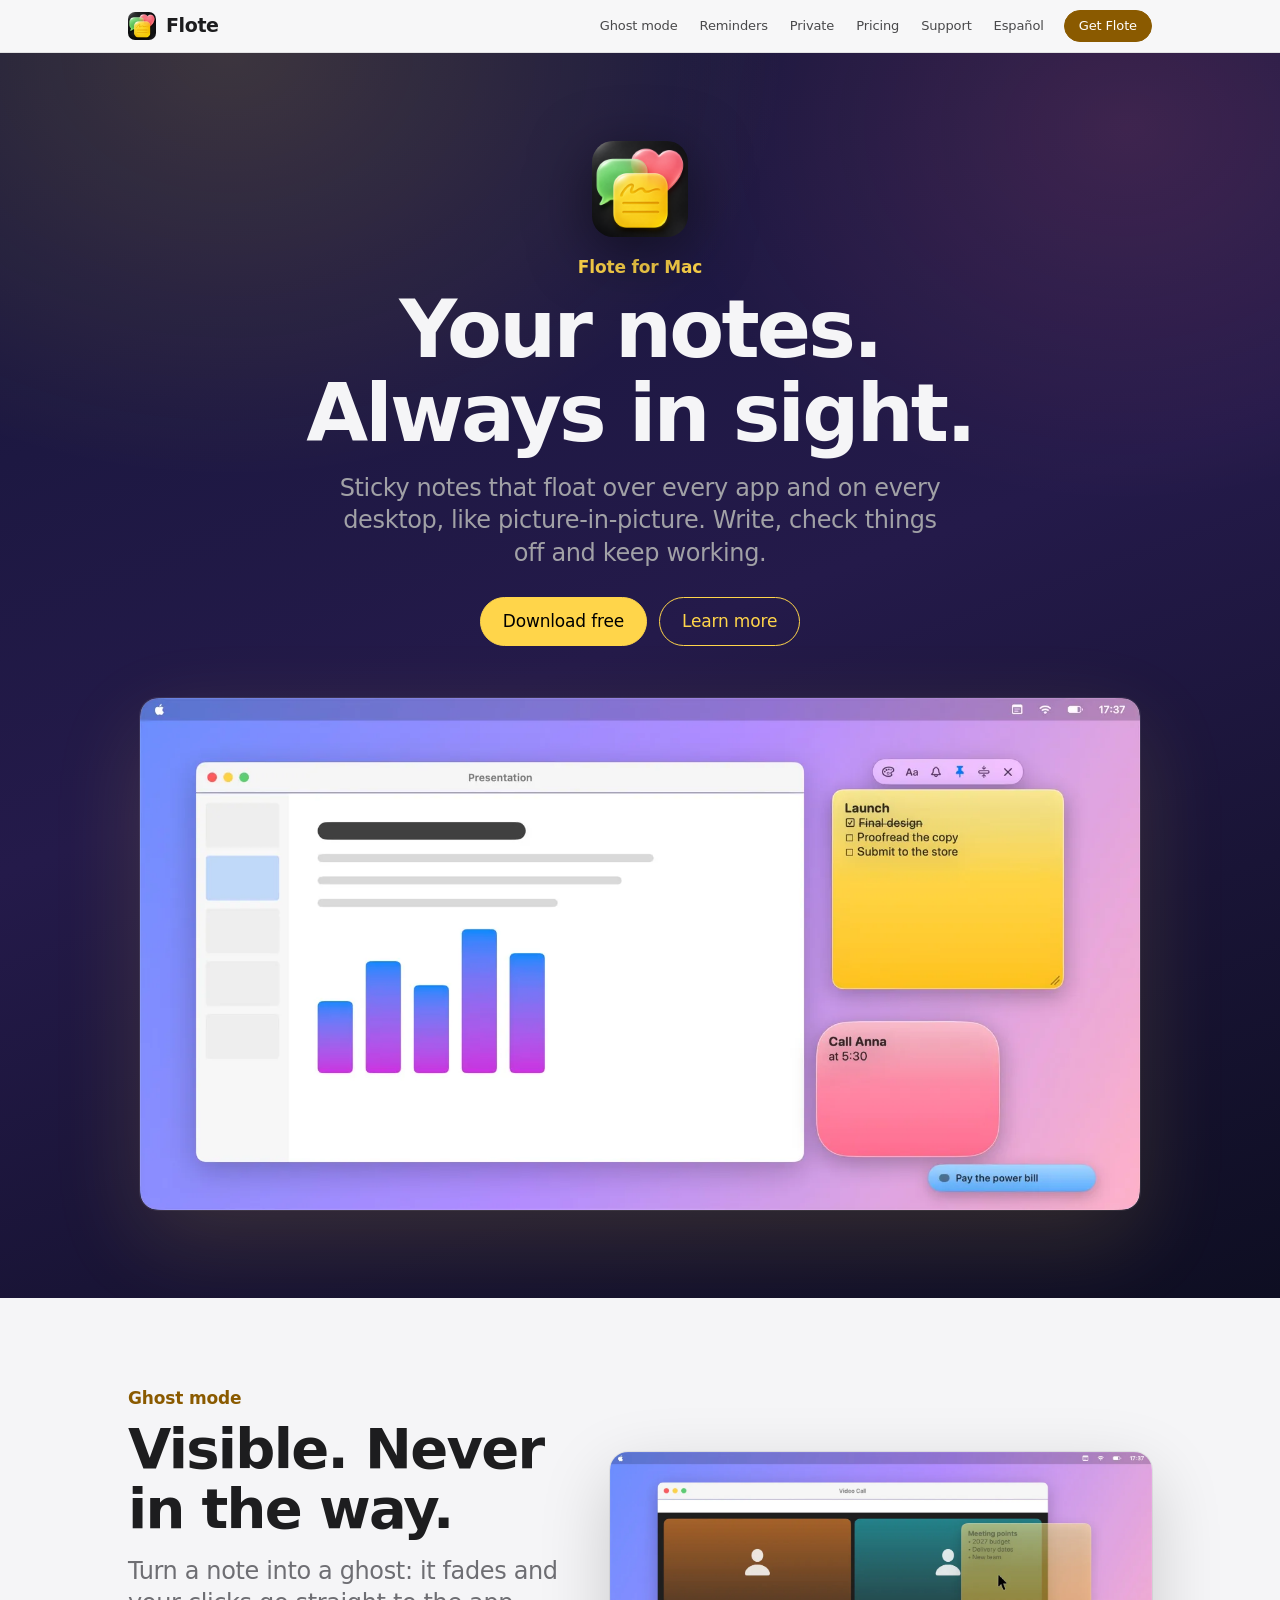
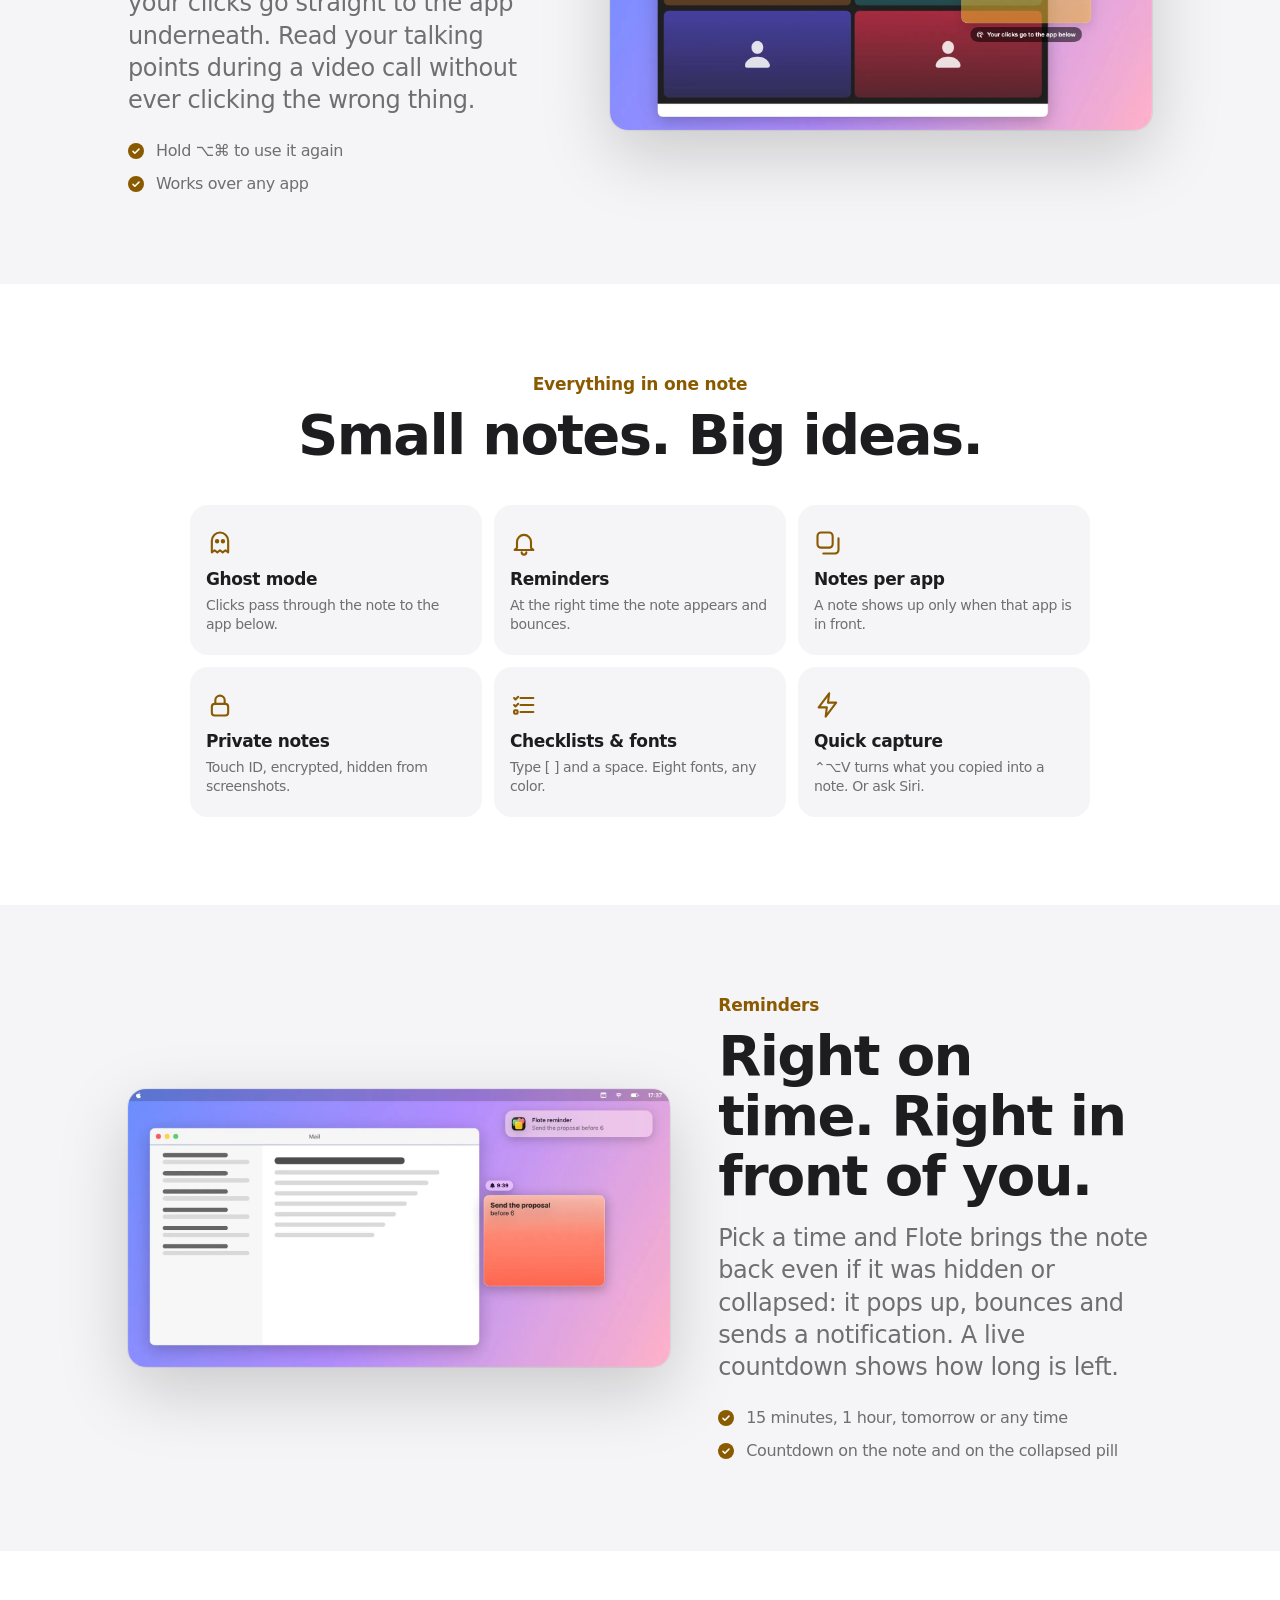
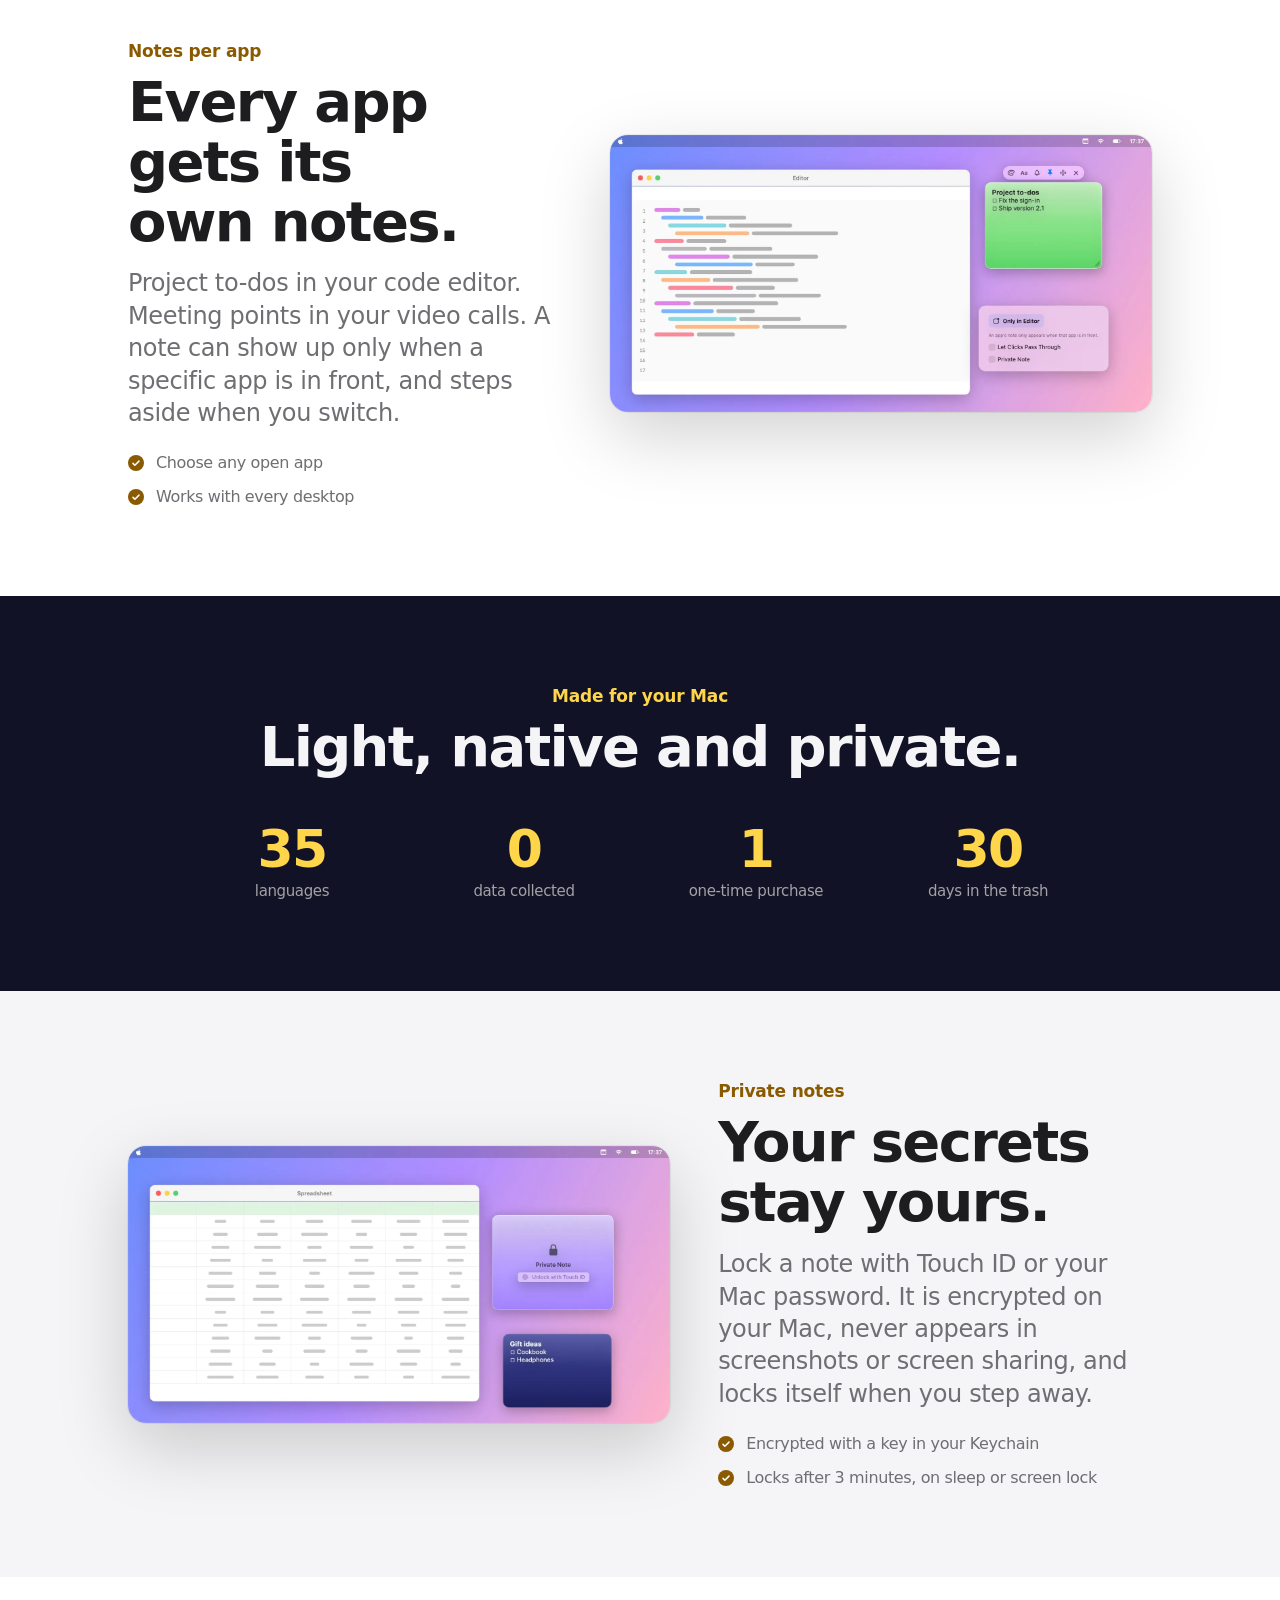
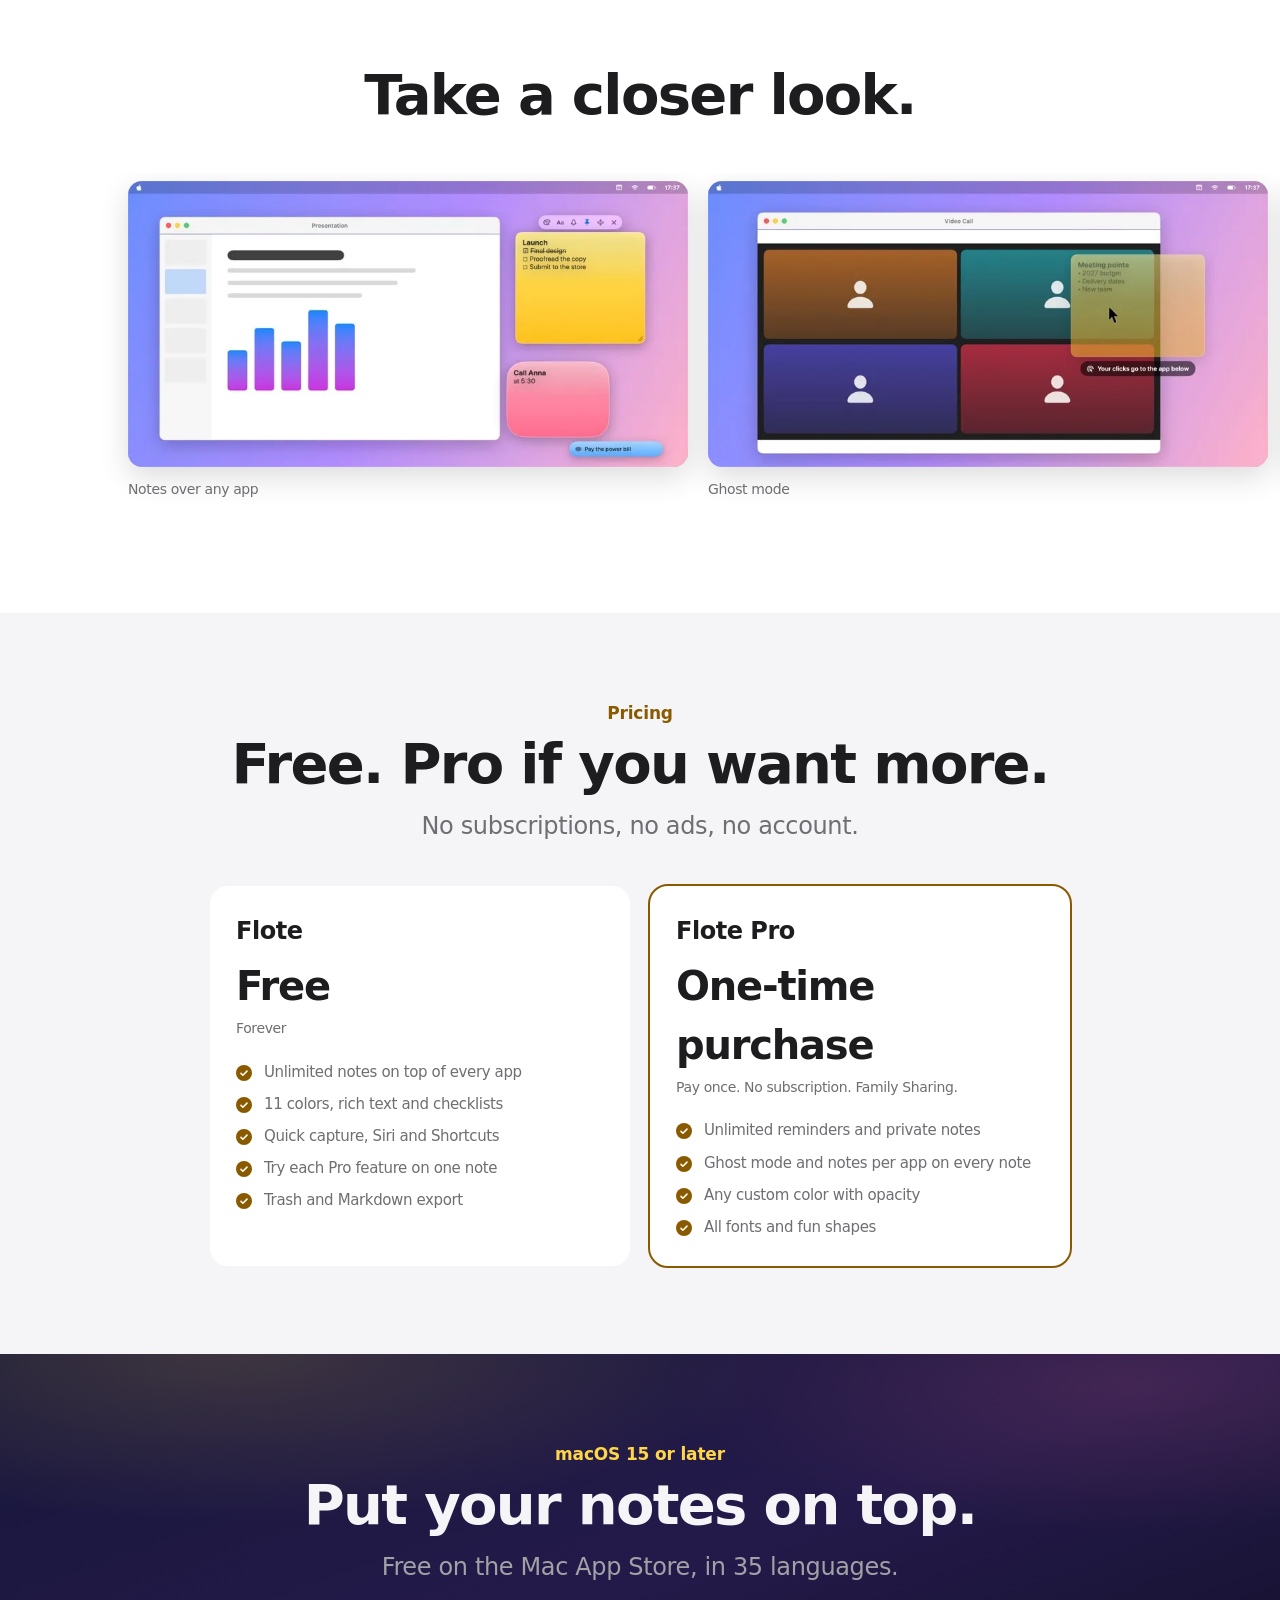
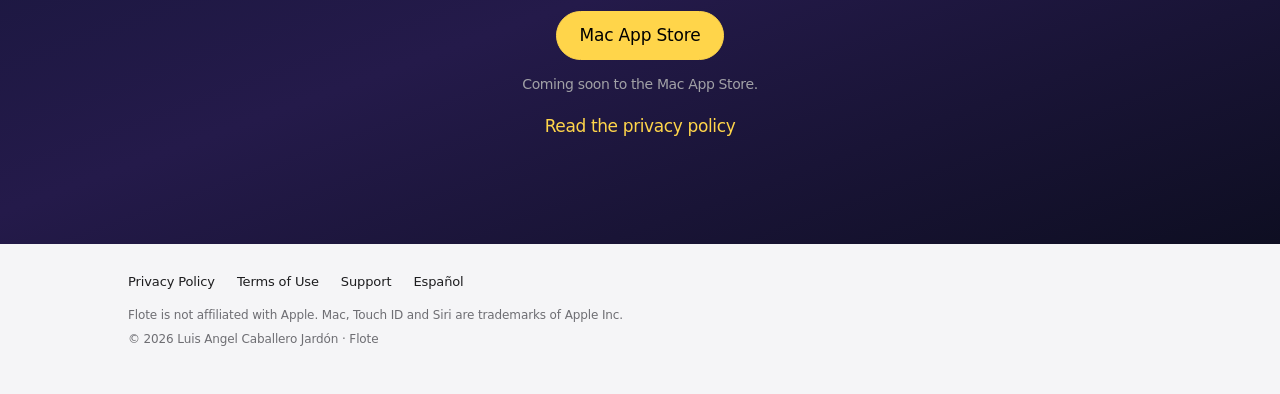
<file: index.html>
<!DOCTYPE html>
<html lang="en">
<head>
  <meta charset="utf-8">
  <meta name="viewport" content="width=device-width, initial-scale=1, viewport-fit=cover">
  <meta name="color-scheme" content="light dark">
  <title>Flote · Sticky notes that float on top of every app</title>
  <meta name="description" content="Sticky notes for Mac that float over every app and desktop: ghost mode, reminders that pop up, notes per app and private notes with Touch ID. Free, with an optional one-time Pro.">
  <meta name="theme-color" content="#f5f5f7" media="(prefers-color-scheme: light)">
  <meta name="theme-color" content="#000000" media="(prefers-color-scheme: dark)">
  <link rel="canonical" href="https://llcaballeroll.github.io/Flote_web/">
  <link rel="alternate" hreflang="en" href="https://llcaballeroll.github.io/Flote_web/">
  <link rel="alternate" hreflang="es" href="https://llcaballeroll.github.io/Flote_web/es/">
  <link rel="alternate" hreflang="x-default" href="https://llcaballeroll.github.io/Flote_web/">
  <meta property="og:type" content="website">
  <meta property="og:site_name" content="Flote">
  <meta property="og:title" content="Flote · Sticky notes that float on top of every app">
  <meta property="og:description" content="Sticky notes for Mac that float over every app and desktop: ghost mode, reminders that pop up, notes per app and private notes with Touch ID. Free, with an optional one-time Pro.">
  <meta property="og:url" content="https://llcaballeroll.github.io/Flote_web/">
  <meta property="og:image" content="https://llcaballeroll.github.io/Flote_web/assets/img/og-image.jpg">
  <meta property="og:image:width" content="1200">
  <meta property="og:image:height" content="630">
  <meta name="twitter:card" content="summary_large_image">
  <link rel="icon" type="image/png" sizes="32x32" href="assets/img/icon-32.png">
  <link rel="icon" type="image/png" sizes="192x192" href="assets/img/icon-192.png">
  <link rel="apple-touch-icon" href="assets/img/icon-180.png">
  <link rel="stylesheet" href="css/styles.css">
  <link rel="preload" as="image" href="assets/img/shots/en-1-1600.webp" fetchpriority="high">
  <script type="application/ld+json">{"@context":"https://schema.org","@type":"SoftwareApplication","name":"Flote","operatingSystem":"macOS 15+","applicationCategory":"ProductivityApplication","offers":{"@type":"Offer","price":"0","priceCurrency":"USD"},"author":{"@type":"Person","name":"Luis Angel Caballero Jardón"},"image":"https://llcaballeroll.github.io/Flote_web/assets/img/icon-512.png"}</script>
  <script>document.documentElement.classList.add('js');</script>
</head>
<body>
  <a class="skip-link" href="#main">Skip to content</a>
  <header class="nav"><nav class="wrap nav-inner" aria-label="Main">
    <a class="brand" href="./"><img src="assets/img/icon-180.png" alt="" width="28" height="28">Flote</a>
    <div class="nav-links"><a href="#ghost">Ghost mode</a><a href="#reminders">Reminders</a><a href="#private">Private</a><a href="#pricing">Pricing</a><a href="support.html">Support</a><a href="es/" hreflang="es" lang="es">Español</a></div>
    <a class="btn" href="#get">Get Flote</a>
  </nav></header>
  <main id="main">
    <section class="tile dark hero" aria-labelledby="hero-t"><div class="wrap">
      <img class="hero-icon reveal" src="assets/img/icon-512.png" alt="" width="96" height="96">
      <p class="eyebrow">Flote for Mac</p>
      <h1 id="hero-t" class="display reveal">Your notes.<br>Always in sight.</h1>
      <p class="lead reveal">Sticky notes that float over every app and on every desktop, like picture-in-picture. Write, check things off and keep working.</p>
      <div class="btn-row reveal"><a class="btn" data-store="mac" href="#get">Download free</a><a class="btn ghost" href="#features">Learn more</a></div>
    </div><div class="stage mac reveal"><img class="shot" src="assets/img/shots/en-1-1600.webp" srcset="assets/img/shots/en-1-800.webp 800w, assets/img/shots/en-1-1600.webp 1600w" sizes="(max-width: 820px) 92vw, 1000px" alt="Your notes. Always in sight." width="1600" height="819" fetchpriority="high"></div></section>

    <section id="ghost" class="tile alt" aria-labelledby="ghost-t"><div class="wrap split">
<div class="copy reveal"><p class="eyebrow">Ghost mode</p><h2 id="ghost-t" class="headline">Visible. Never in the way.</h2><p class="lead">Turn a note into a ghost: it fades and your clicks go straight to the app underneath. Read your talking points during a video call without ever clicking the wrong thing.</p><ul class="checks"><li>Hold ⌥⌘ to use it again</li><li>Works over any app</li></ul></div>
<div class="reveal"><img class="shot" src="assets/img/shots/en-2-1600.webp" srcset="assets/img/shots/en-2-800.webp 800w, assets/img/shots/en-2-1600.webp 1600w" sizes="(max-width: 820px) 92vw, 1000px" alt="Visible. Never in the way." width="1600" height="819" loading="lazy"></div></div></section>

    <section id="features" class="tile" aria-labelledby="feat-t"><div class="wrap pad-b">
      <p class="eyebrow">Everything in one note</p><h2 id="feat-t" class="headline reveal">Small notes. Big ideas.</h2>
      <ul class="uses reveal"><li><span class="ico"><svg viewBox="0 0 24 24" aria-hidden="true"><path d="M12 3a7 7 0 0 0-7 7v10l2.3-1.8L9.7 20 12 18.2 14.3 20l2.4-1.8L19 20V10a7 7 0 0 0-7-7z"/><circle cx="9.5" cy="10.5" r="1"/><circle cx="14.5" cy="10.5" r="1"/></svg></span><strong>Ghost mode</strong><span>Clicks pass through the note to the app below.</span></li><li><span class="ico"><svg viewBox="0 0 24 24" aria-hidden="true"><path d="M6 16V11a6 6 0 1 1 12 0v5l2 2H4z"/><path d="M10 20a2 2 0 0 0 4 0"/></svg></span><strong>Reminders</strong><span>At the right time the note appears and bounces.</span></li><li><span class="ico"><svg viewBox="0 0 24 24" aria-hidden="true"><rect x="3" y="3" width="13" height="13" rx="3"/><path d="M8 21h10a3 3 0 0 0 3-3V8"/></svg></span><strong>Notes per app</strong><span>A note shows up only when that app is in front.</span></li><li><span class="ico"><svg viewBox="0 0 24 24" aria-hidden="true"><rect x="5" y="11" width="14" height="10" rx="2.5"/><path d="M8 11V8a4 4 0 0 1 8 0v3"/></svg></span><strong>Private notes</strong><span>Touch ID, encrypted, hidden from screenshots.</span></li><li><span class="ico"><svg viewBox="0 0 24 24" aria-hidden="true"><path d="M9 6h11M9 12h11M9 18h11"/><path d="m3.5 6 1.2 1.2L7 5M3.5 12l1.2 1.2L7 11"/><rect x="3.5" y="16.5" width="3" height="3" rx=".8"/></svg></span><strong>Checklists & fonts</strong><span>Type [ ] and a space. Eight fonts, any color.</span></li><li><span class="ico"><svg viewBox="0 0 24 24" aria-hidden="true"><path d="M13 2 4 14h7l-1 8 9-12h-7z"/></svg></span><strong>Quick capture</strong><span>⌃⌥V turns what you copied into a note. Or ask Siri.</span></li></ul></div><div style="height:88px"></div></section>

    <section id="reminders" class="tile alt" aria-labelledby="reminders-t"><div class="wrap split flip">
<div class="copy reveal"><p class="eyebrow">Reminders</p><h2 id="reminders-t" class="headline">Right on time. Right in front of you.</h2><p class="lead">Pick a time and Flote brings the note back even if it was hidden or collapsed: it pops up, bounces and sends a notification. A live countdown shows how long is left.</p><ul class="checks"><li>15 minutes, 1 hour, tomorrow or any time</li><li>Countdown on the note and on the collapsed pill</li></ul></div>
<div class="reveal"><img class="shot" src="assets/img/shots/en-3-1600.webp" srcset="assets/img/shots/en-3-800.webp 800w, assets/img/shots/en-3-1600.webp 1600w" sizes="(max-width: 820px) 92vw, 1000px" alt="Right on time. Right in front of you." width="1600" height="819" loading="lazy"></div></div></section>
    <section id="perapp" class="tile" aria-labelledby="perapp-t"><div class="wrap split">
<div class="copy reveal"><p class="eyebrow">Notes per app</p><h2 id="perapp-t" class="headline">Every app gets its own notes.</h2><p class="lead">Project to-dos in your code editor. Meeting points in your video calls. A note can show up only when a specific app is in front, and steps aside when you switch.</p><ul class="checks"><li>Choose any open app</li><li>Works with every desktop</li></ul></div>
<div class="reveal"><img class="shot" src="assets/img/shots/en-4-1600.webp" srcset="assets/img/shots/en-4-800.webp 800w, assets/img/shots/en-4-1600.webp 1600w" sizes="(max-width: 820px) 92vw, 1000px" alt="Every app gets its own notes." width="1600" height="819" loading="lazy"></div></div></section>

    <section class="tile dark tile-2" aria-labelledby="facts-t"><div class="wrap pad-b">
      <p class="eyebrow">Made for your Mac</p><h2 id="facts-t" class="headline reveal">Light, native and private.</h2>
      <div class="facts reveal"><div><b>35</b><span>languages</span></div><div><b>0</b><span>data collected</span></div><div><b>1</b><span>one-time purchase</span></div><div><b>30</b><span>days in the trash</span></div></div></div><div style="height:88px"></div></section>

    <section id="private" class="tile alt" aria-labelledby="private-t"><div class="wrap split flip">
<div class="copy reveal"><p class="eyebrow">Private notes</p><h2 id="private-t" class="headline">Your secrets stay yours.</h2><p class="lead">Lock a note with Touch ID or your Mac password. It is encrypted on your Mac, never appears in screenshots or screen sharing, and locks itself when you step away.</p><ul class="checks"><li>Encrypted with a key in your Keychain</li><li>Locks after 3 minutes, on sleep or screen lock</li></ul></div>
<div class="reveal"><img class="shot" src="assets/img/shots/en-5-1600.webp" srcset="assets/img/shots/en-5-800.webp 800w, assets/img/shots/en-5-1600.webp 1600w" sizes="(max-width: 820px) 92vw, 1000px" alt="Your secrets stay yours." width="1600" height="819" loading="lazy"></div></div></section>

    <section class="tile" aria-labelledby="gal-t"><div class="wrap"><h2 id="gal-t" class="headline">Take a closer look.</h2></div>
      <div class="gallery"><div class="gallery-track" tabindex="0" role="group" aria-label="Take a closer look."><figure class="wide"><img src="assets/img/shots/en-1-800.webp" alt="" width="800" height="410" loading="lazy"><figcaption>Notes over any app</figcaption></figure><figure class="wide"><img src="assets/img/shots/en-2-800.webp" alt="" width="800" height="410" loading="lazy"><figcaption>Ghost mode</figcaption></figure><figure class="wide"><img src="assets/img/shots/en-3-800.webp" alt="" width="800" height="410" loading="lazy"><figcaption>Reminders that pop up</figcaption></figure><figure class="wide"><img src="assets/img/shots/en-4-800.webp" alt="" width="800" height="410" loading="lazy"><figcaption>Notes per app</figcaption></figure><figure class="wide"><img src="assets/img/shots/en-5-800.webp" alt="" width="800" height="410" loading="lazy"><figcaption>Private notes</figcaption></figure><figure class="wide"><img src="assets/img/shots/en-6-800.webp" alt="" width="800" height="410" loading="lazy"><figcaption>Checklists and fonts</figcaption></figure><figure class="wide"><img src="assets/img/shots/en-7-800.webp" alt="" width="800" height="410" loading="lazy"><figcaption>Vivid colors</figcaption></figure><figure class="wide"><img src="assets/img/shots/en-8-800.webp" alt="" width="800" height="410" loading="lazy"><figcaption>Quick capture and Siri</figcaption></figure></div></div></section>

    <section id="pricing" class="tile alt" aria-labelledby="price-t"><div class="wrap">
      <p class="eyebrow">Pricing</p><h2 id="price-t" class="headline reveal">Free. Pro if you want more.</h2><p class="lead reveal">No subscriptions, no ads, no account.</p>
      <div class="plans reveal"><article class="plan"><h3>Flote</h3><p class="price">Free</p><p class="note">Forever</p><ul class="checks"><li>Unlimited notes on top of every app</li><li>11 colors, rich text and checklists</li><li>Quick capture, Siri and Shortcuts</li><li>Try each Pro feature on one note</li><li>Trash and Markdown export</li></ul></article><article class="plan pro"><h3>Flote Pro</h3><p class="price">One-time purchase</p><p class="note">Pay once. No subscription. Family Sharing.</p><ul class="checks"><li>Unlimited reminders and private notes</li><li>Ghost mode and notes per app on every note</li><li>Any custom color with opacity</li><li>All fonts and fun shapes</li></ul></article></div></div></section>

    <section id="get" class="tile dark hero" aria-labelledby="get-t"><div class="wrap">
      <p class="eyebrow">macOS 15 or later</p><h2 id="get-t" class="headline reveal">Put your notes on top.</h2><p class="lead reveal">Free on the Mac App Store, in 35 languages.</p>
      <div class="btn-row reveal"><a class="btn" data-store="mac" href="#get">Mac App Store</a></div>
      <p class="soon" data-soon>Coming soon to the Mac App Store.</p>
      <p style="margin-top:20px;padding-bottom:88px"><a href="privacy.html">Read the privacy policy</a></p></div></section>
  </main>
  <footer class="footer"><div class="wrap">
    <div class="footer-links"><a href="privacy.html">Privacy Policy</a><a href="terms.html">Terms of Use</a><a href="support.html">Support</a><a href="es/" hreflang="es">Español</a></div>
    <p>Flote is not affiliated with Apple. Mac, Touch ID and Siri are trademarks of Apple Inc.</p>
    <p>© 2026 Luis Angel Caballero Jardón · Flote</p>
  </div></footer>
  <script src="js/site.js" defer></script>
</body>
</html>
</file>
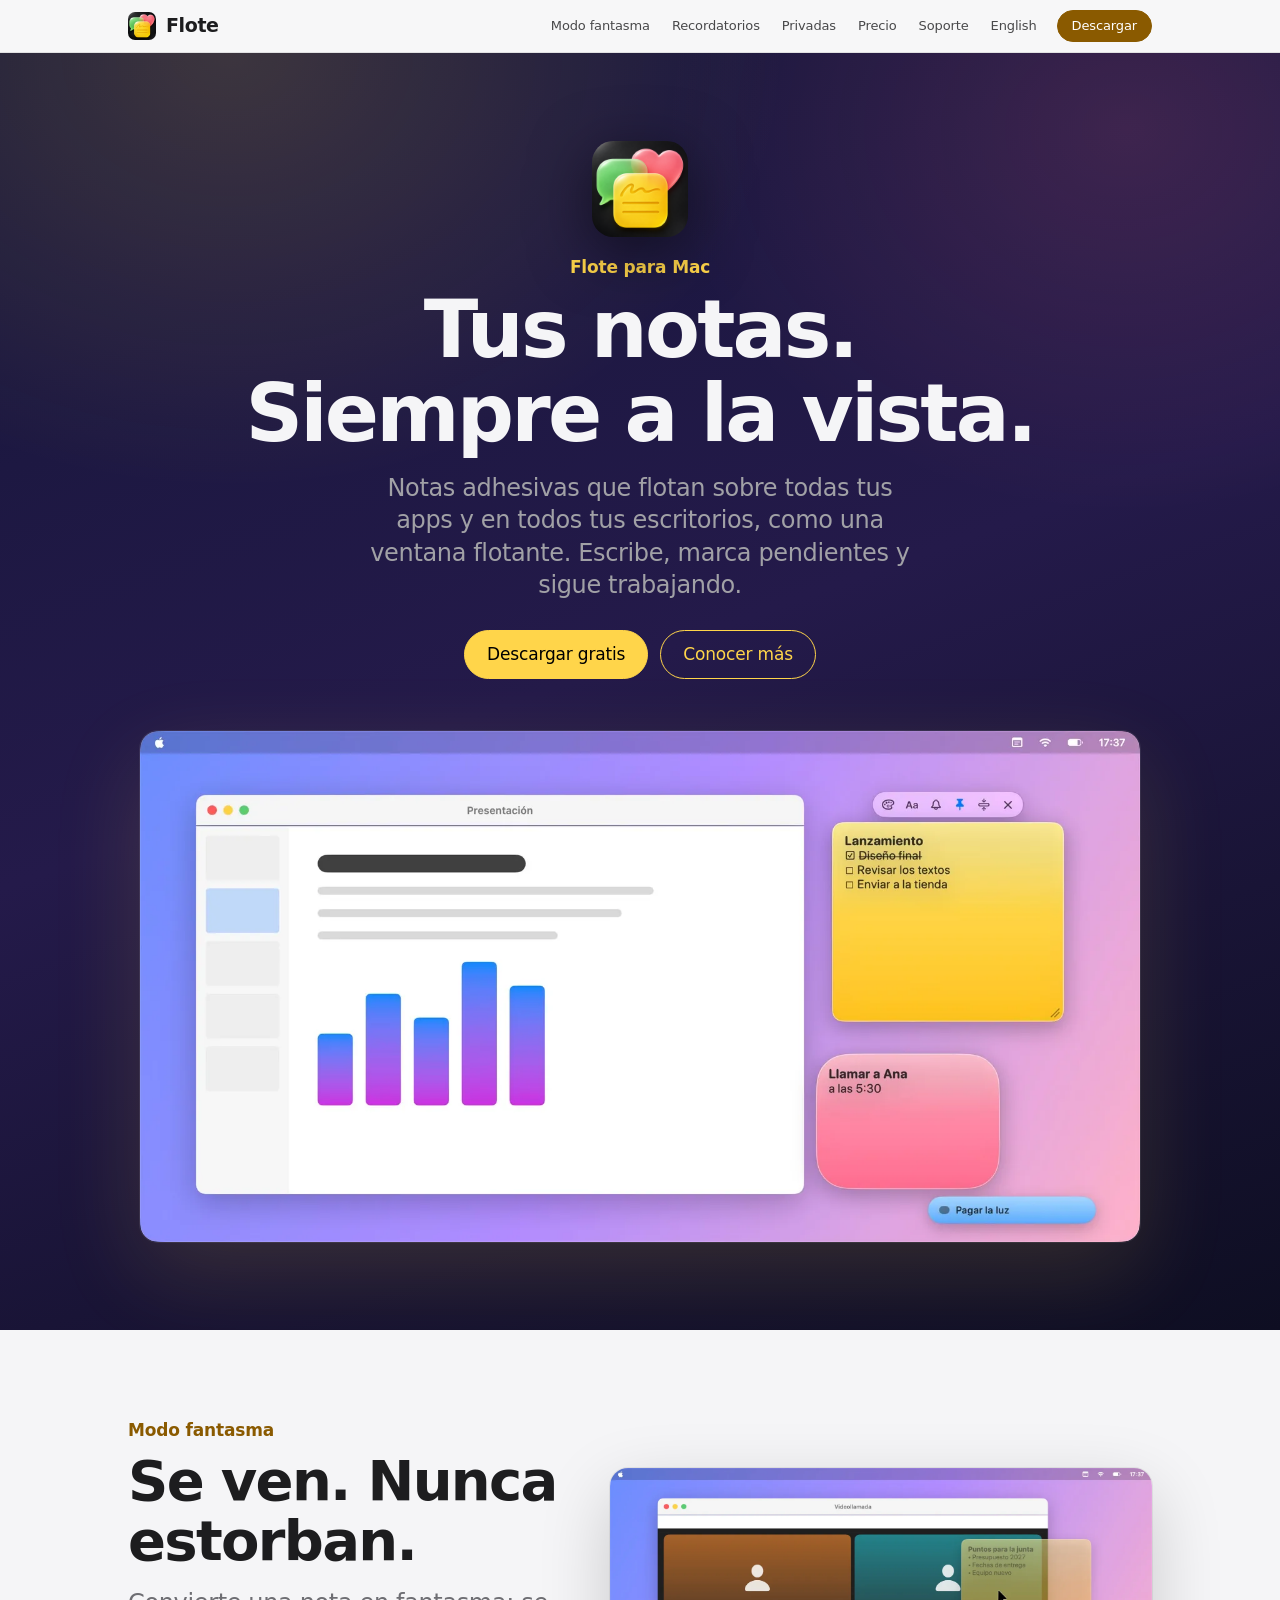
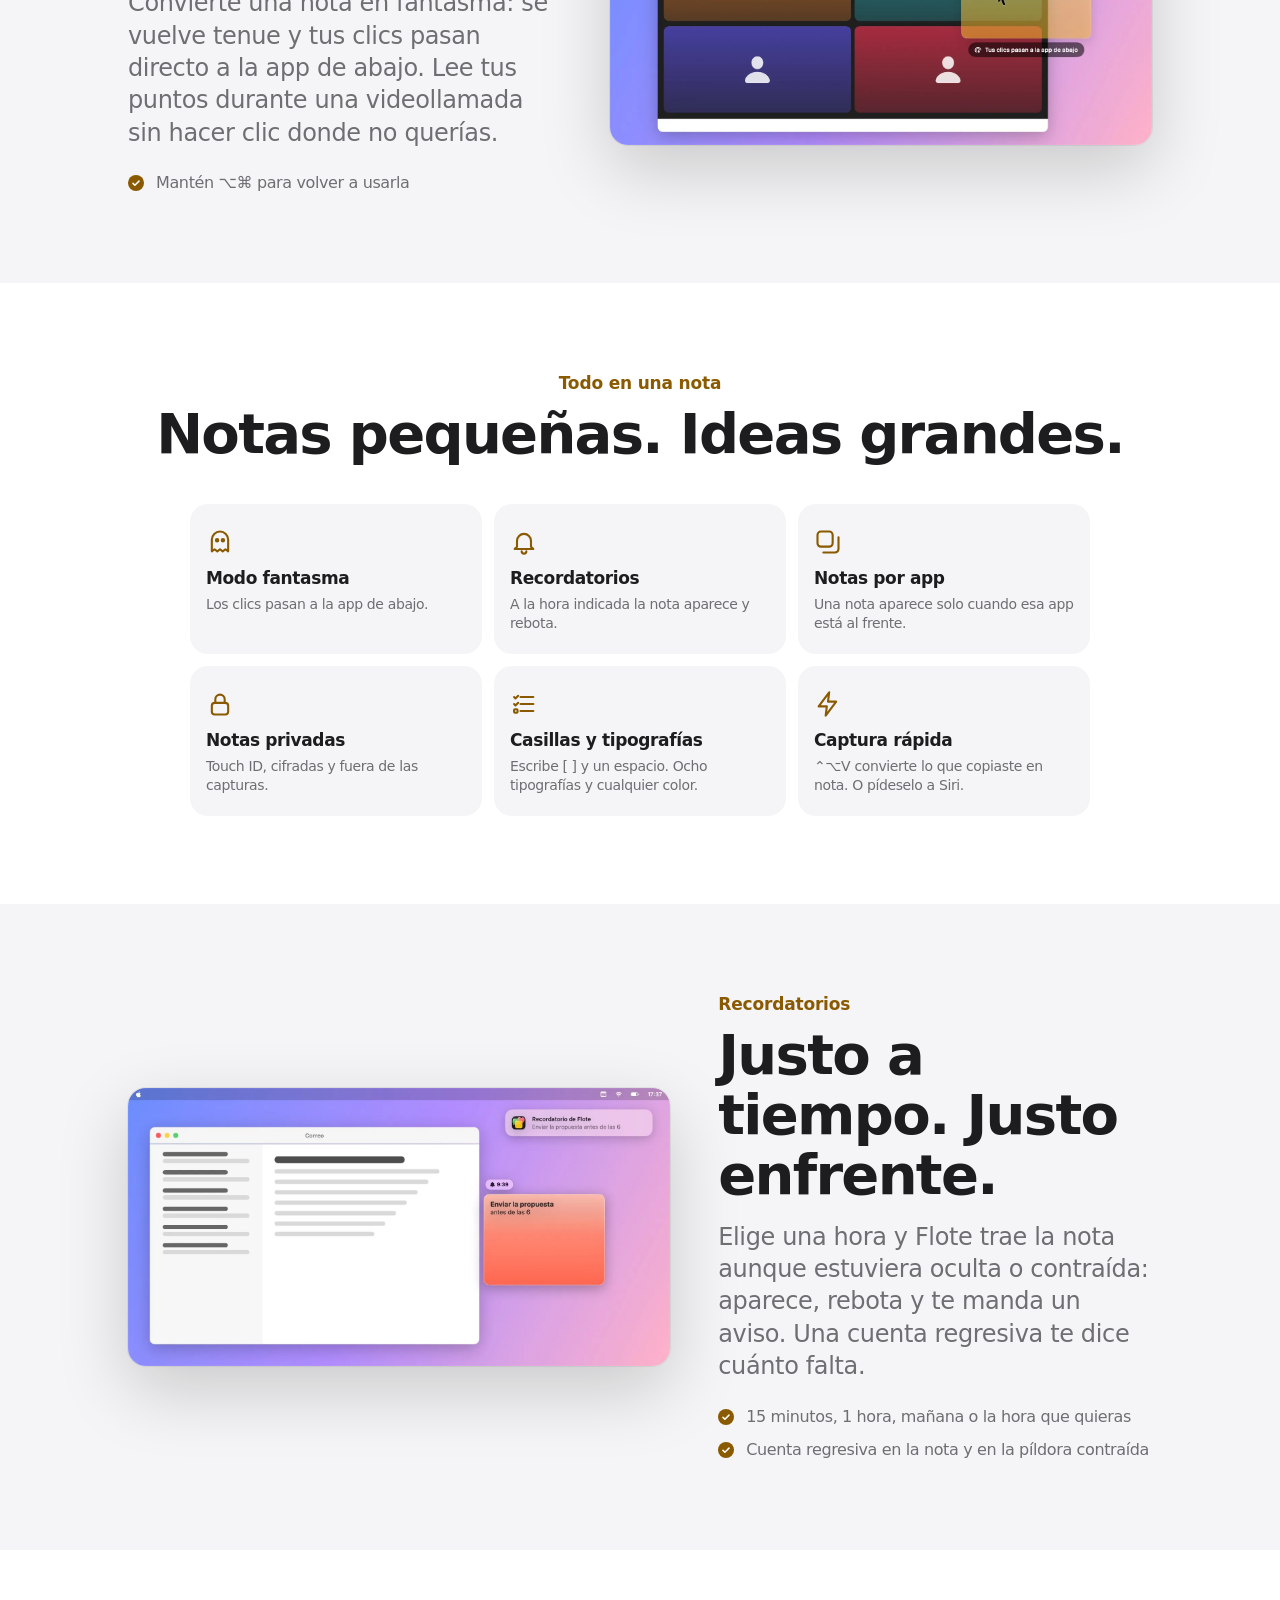
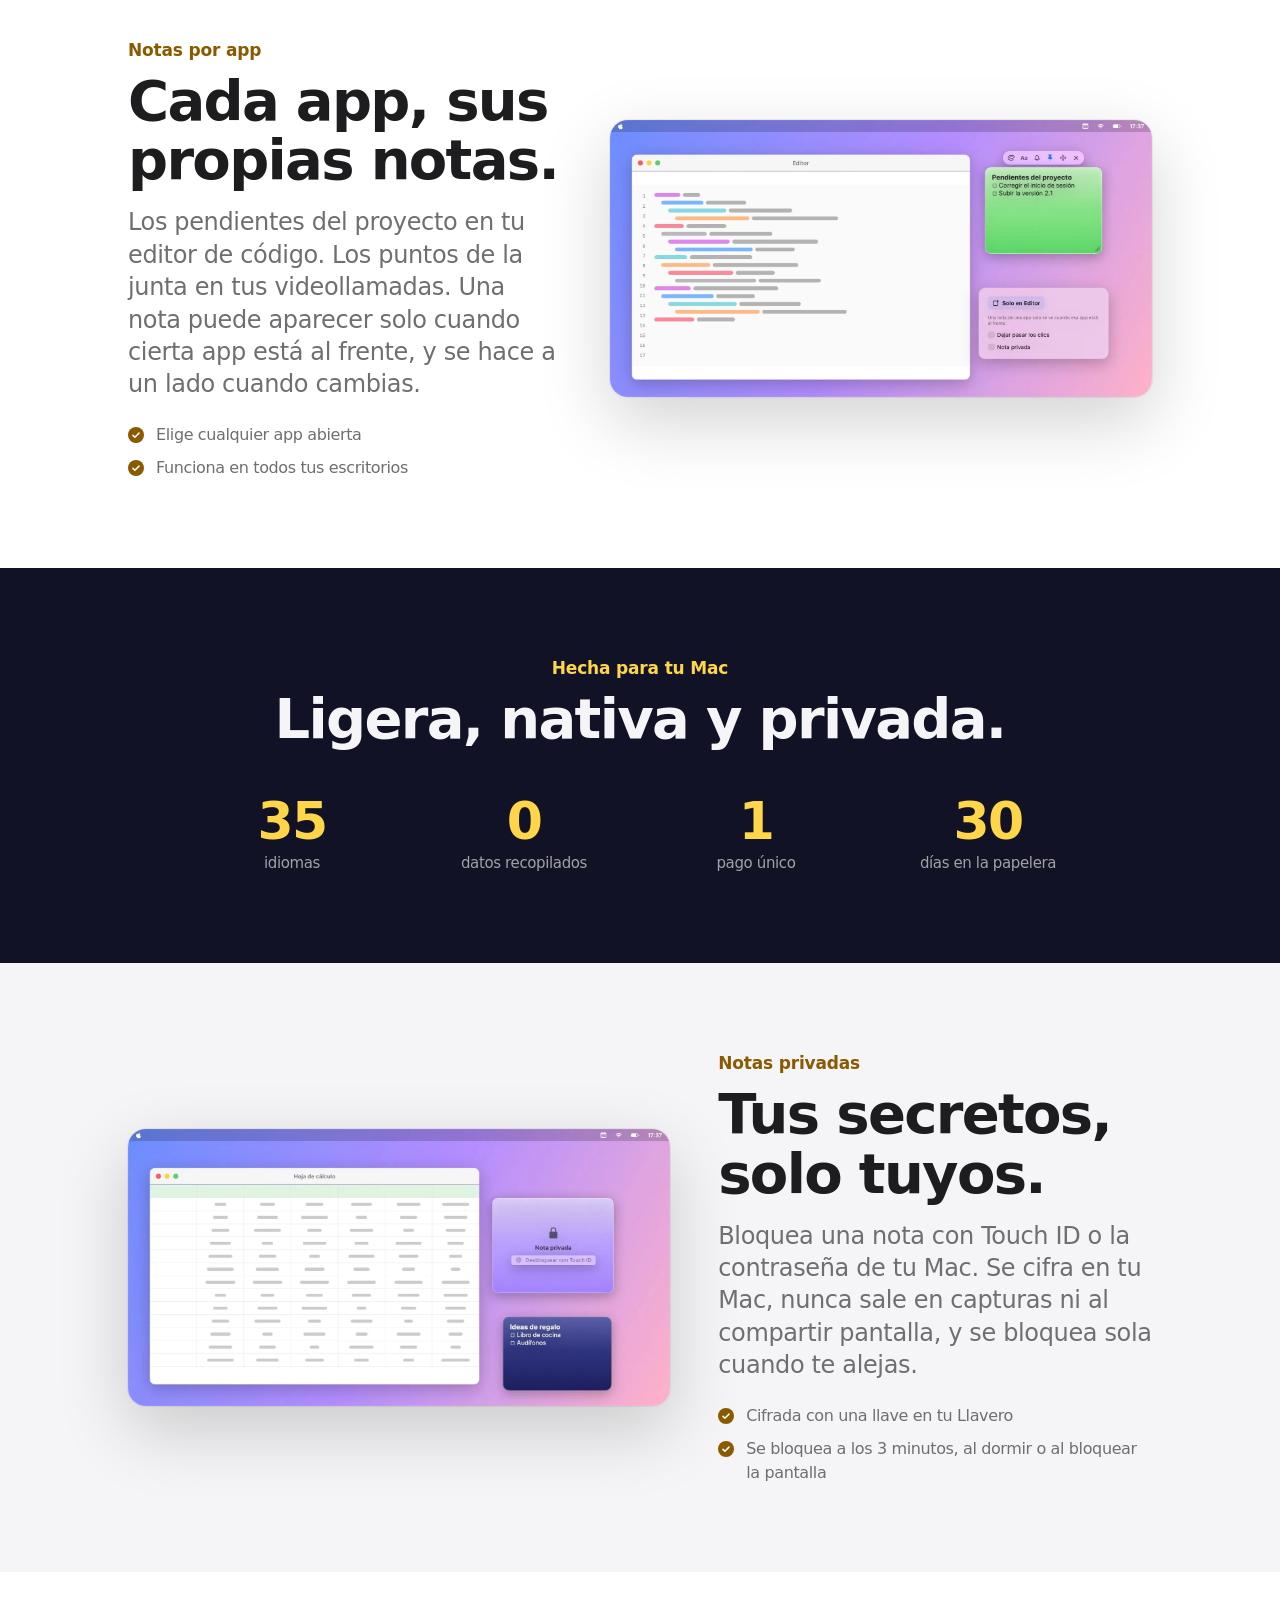
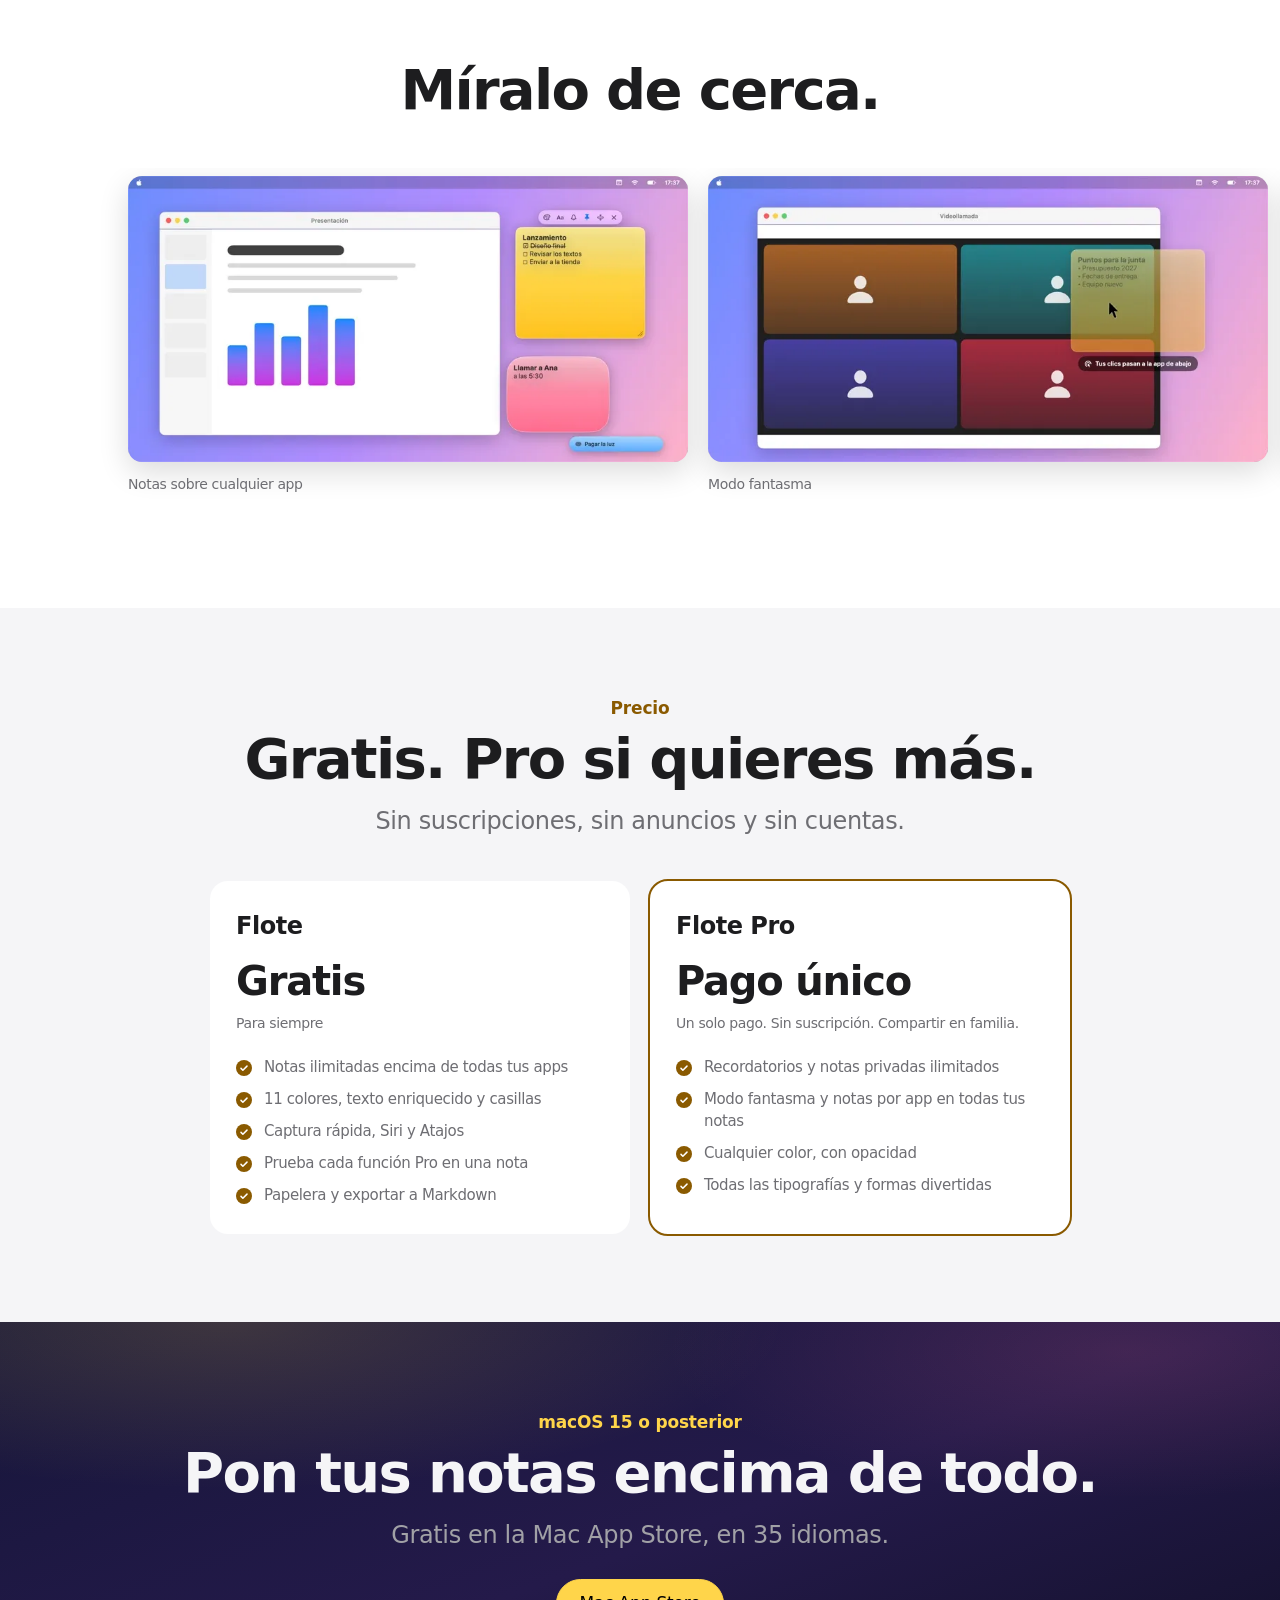
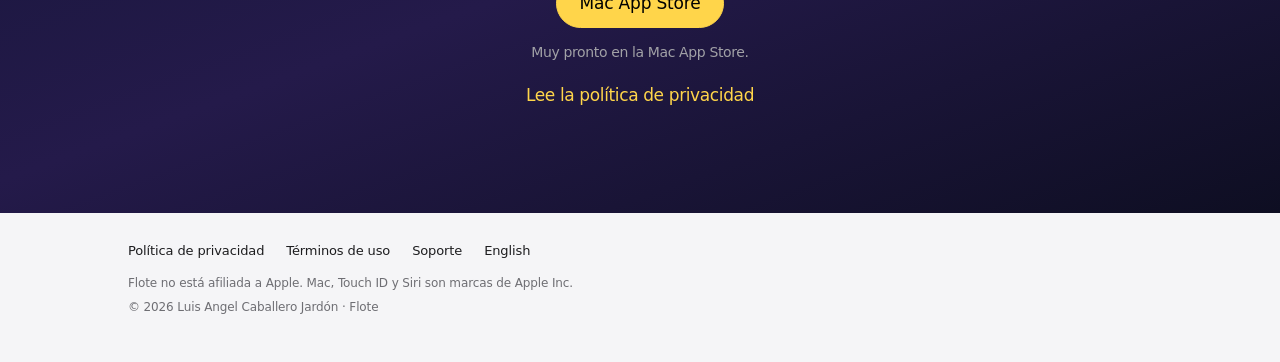
<file: es/index.html>
<!DOCTYPE html>
<html lang="es">
<head>
  <meta charset="utf-8">
  <meta name="viewport" content="width=device-width, initial-scale=1, viewport-fit=cover">
  <meta name="color-scheme" content="light dark">
  <title>Flote · Notas adhesivas que flotan sobre todas tus apps</title>
  <meta name="description" content="Notas adhesivas para Mac que flotan sobre todas las apps y escritorios: modo fantasma, recordatorios que aparecen, notas por app y notas privadas con Touch ID. Gratis, con Pro opcional de un solo pago.">
  <meta name="theme-color" content="#f5f5f7" media="(prefers-color-scheme: light)">
  <meta name="theme-color" content="#000000" media="(prefers-color-scheme: dark)">
  <link rel="canonical" href="https://llcaballeroll.github.io/Flote_web/es/">
  <link rel="alternate" hreflang="en" href="https://llcaballeroll.github.io/Flote_web/">
  <link rel="alternate" hreflang="es" href="https://llcaballeroll.github.io/Flote_web/es/">
  <link rel="alternate" hreflang="x-default" href="https://llcaballeroll.github.io/Flote_web/">
  <meta property="og:type" content="website">
  <meta property="og:site_name" content="Flote">
  <meta property="og:title" content="Flote · Notas adhesivas que flotan sobre todas tus apps">
  <meta property="og:description" content="Notas adhesivas para Mac que flotan sobre todas las apps y escritorios: modo fantasma, recordatorios que aparecen, notas por app y notas privadas con Touch ID. Gratis, con Pro opcional de un solo pago.">
  <meta property="og:url" content="https://llcaballeroll.github.io/Flote_web/es/">
  <meta property="og:image" content="https://llcaballeroll.github.io/Flote_web/assets/img/og-image-es.jpg">
  <meta property="og:image:width" content="1200">
  <meta property="og:image:height" content="630">
  <meta name="twitter:card" content="summary_large_image">
  <link rel="icon" type="image/png" sizes="32x32" href="../assets/img/icon-32.png">
  <link rel="icon" type="image/png" sizes="192x192" href="../assets/img/icon-192.png">
  <link rel="apple-touch-icon" href="../assets/img/icon-180.png">
  <link rel="stylesheet" href="../css/styles.css">
  <link rel="preload" as="image" href="../assets/img/shots/es-1-1600.webp" fetchpriority="high">
  <script type="application/ld+json">{"@context":"https://schema.org","@type":"SoftwareApplication","name":"Flote","operatingSystem":"macOS 15+","applicationCategory":"ProductivityApplication","offers":{"@type":"Offer","price":"0","priceCurrency":"USD"},"author":{"@type":"Person","name":"Luis Angel Caballero Jardón"},"image":"https://llcaballeroll.github.io/Flote_web/assets/img/icon-512.png"}</script>
  <script>document.documentElement.classList.add('js');</script>
</head>
<body>
  <a class="skip-link" href="#main">Ir al contenido</a>
  <header class="nav"><nav class="wrap nav-inner" aria-label="Main">
    <a class="brand" href="./"><img src="../assets/img/icon-180.png" alt="" width="28" height="28">Flote</a>
    <div class="nav-links"><a href="#ghost">Modo fantasma</a><a href="#reminders">Recordatorios</a><a href="#private">Privadas</a><a href="#pricing">Precio</a><a href="support.html">Soporte</a><a href="../" hreflang="en" lang="en">English</a></div>
    <a class="btn" href="#get">Descargar</a>
  </nav></header>
  <main id="main">
    <section class="tile dark hero" aria-labelledby="hero-t"><div class="wrap">
      <img class="hero-icon reveal" src="../assets/img/icon-512.png" alt="" width="96" height="96">
      <p class="eyebrow">Flote para Mac</p>
      <h1 id="hero-t" class="display reveal">Tus notas.<br>Siempre a la vista.</h1>
      <p class="lead reveal">Notas adhesivas que flotan sobre todas tus apps y en todos tus escritorios, como una ventana flotante. Escribe, marca pendientes y sigue trabajando.</p>
      <div class="btn-row reveal"><a class="btn" data-store="mac" href="#get">Descargar gratis</a><a class="btn ghost" href="#features">Conocer más</a></div>
    </div><div class="stage mac reveal"><img class="shot" src="../assets/img/shots/es-1-1600.webp" srcset="../assets/img/shots/es-1-800.webp 800w, ../assets/img/shots/es-1-1600.webp 1600w" sizes="(max-width: 820px) 92vw, 1000px" alt="Tus notas. Siempre a la vista." width="1600" height="819" fetchpriority="high"></div></section>

    <section id="ghost" class="tile alt" aria-labelledby="ghost-t"><div class="wrap split">
<div class="copy reveal"><p class="eyebrow">Modo fantasma</p><h2 id="ghost-t" class="headline">Se ven. Nunca estorban.</h2><p class="lead">Convierte una nota en fantasma: se vuelve tenue y tus clics pasan directo a la app de abajo. Lee tus puntos durante una videollamada sin hacer clic donde no querías.</p><ul class="checks"><li>Mantén ⌥⌘ para volver a usarla</li></ul></div>
<div class="reveal"><img class="shot" src="../assets/img/shots/es-2-1600.webp" srcset="../assets/img/shots/es-2-800.webp 800w, ../assets/img/shots/es-2-1600.webp 1600w" sizes="(max-width: 820px) 92vw, 1000px" alt="Se ven. Nunca estorban." width="1600" height="819" loading="lazy"></div></div></section>

    <section id="features" class="tile" aria-labelledby="feat-t"><div class="wrap pad-b">
      <p class="eyebrow">Todo en una nota</p><h2 id="feat-t" class="headline reveal">Notas pequeñas. Ideas grandes.</h2>
      <ul class="uses reveal"><li><span class="ico"><svg viewBox="0 0 24 24" aria-hidden="true"><path d="M12 3a7 7 0 0 0-7 7v10l2.3-1.8L9.7 20 12 18.2 14.3 20l2.4-1.8L19 20V10a7 7 0 0 0-7-7z"/><circle cx="9.5" cy="10.5" r="1"/><circle cx="14.5" cy="10.5" r="1"/></svg></span><strong>Modo fantasma</strong><span>Los clics pasan a la app de abajo.</span></li><li><span class="ico"><svg viewBox="0 0 24 24" aria-hidden="true"><path d="M6 16V11a6 6 0 1 1 12 0v5l2 2H4z"/><path d="M10 20a2 2 0 0 0 4 0"/></svg></span><strong>Recordatorios</strong><span>A la hora indicada la nota aparece y rebota.</span></li><li><span class="ico"><svg viewBox="0 0 24 24" aria-hidden="true"><rect x="3" y="3" width="13" height="13" rx="3"/><path d="M8 21h10a3 3 0 0 0 3-3V8"/></svg></span><strong>Notas por app</strong><span>Una nota aparece solo cuando esa app está al frente.</span></li><li><span class="ico"><svg viewBox="0 0 24 24" aria-hidden="true"><rect x="5" y="11" width="14" height="10" rx="2.5"/><path d="M8 11V8a4 4 0 0 1 8 0v3"/></svg></span><strong>Notas privadas</strong><span>Touch ID, cifradas y fuera de las capturas.</span></li><li><span class="ico"><svg viewBox="0 0 24 24" aria-hidden="true"><path d="M9 6h11M9 12h11M9 18h11"/><path d="m3.5 6 1.2 1.2L7 5M3.5 12l1.2 1.2L7 11"/><rect x="3.5" y="16.5" width="3" height="3" rx=".8"/></svg></span><strong>Casillas y tipografías</strong><span>Escribe [ ] y un espacio. Ocho tipografías y cualquier color.</span></li><li><span class="ico"><svg viewBox="0 0 24 24" aria-hidden="true"><path d="M13 2 4 14h7l-1 8 9-12h-7z"/></svg></span><strong>Captura rápida</strong><span>⌃⌥V convierte lo que copiaste en nota. O pídeselo a Siri.</span></li></ul></div><div style="height:88px"></div></section>

    <section id="reminders" class="tile alt" aria-labelledby="reminders-t"><div class="wrap split flip">
<div class="copy reveal"><p class="eyebrow">Recordatorios</p><h2 id="reminders-t" class="headline">Justo a tiempo. Justo enfrente.</h2><p class="lead">Elige una hora y Flote trae la nota aunque estuviera oculta o contraída: aparece, rebota y te manda un aviso. Una cuenta regresiva te dice cuánto falta.</p><ul class="checks"><li>15 minutos, 1 hora, mañana o la hora que quieras</li><li>Cuenta regresiva en la nota y en la píldora contraída</li></ul></div>
<div class="reveal"><img class="shot" src="../assets/img/shots/es-3-1600.webp" srcset="../assets/img/shots/es-3-800.webp 800w, ../assets/img/shots/es-3-1600.webp 1600w" sizes="(max-width: 820px) 92vw, 1000px" alt="Justo a tiempo. Justo enfrente." width="1600" height="819" loading="lazy"></div></div></section>
    <section id="perapp" class="tile" aria-labelledby="perapp-t"><div class="wrap split">
<div class="copy reveal"><p class="eyebrow">Notas por app</p><h2 id="perapp-t" class="headline">Cada app, sus propias notas.</h2><p class="lead">Los pendientes del proyecto en tu editor de código. Los puntos de la junta en tus videollamadas. Una nota puede aparecer solo cuando cierta app está al frente, y se hace a un lado cuando cambias.</p><ul class="checks"><li>Elige cualquier app abierta</li><li>Funciona en todos tus escritorios</li></ul></div>
<div class="reveal"><img class="shot" src="../assets/img/shots/es-4-1600.webp" srcset="../assets/img/shots/es-4-800.webp 800w, ../assets/img/shots/es-4-1600.webp 1600w" sizes="(max-width: 820px) 92vw, 1000px" alt="Cada app, sus propias notas." width="1600" height="819" loading="lazy"></div></div></section>

    <section class="tile dark tile-2" aria-labelledby="facts-t"><div class="wrap pad-b">
      <p class="eyebrow">Hecha para tu Mac</p><h2 id="facts-t" class="headline reveal">Ligera, nativa y privada.</h2>
      <div class="facts reveal"><div><b>35</b><span>idiomas</span></div><div><b>0</b><span>datos recopilados</span></div><div><b>1</b><span>pago único</span></div><div><b>30</b><span>días en la papelera</span></div></div></div><div style="height:88px"></div></section>

    <section id="private" class="tile alt" aria-labelledby="private-t"><div class="wrap split flip">
<div class="copy reveal"><p class="eyebrow">Notas privadas</p><h2 id="private-t" class="headline">Tus secretos, solo tuyos.</h2><p class="lead">Bloquea una nota con Touch ID o la contraseña de tu Mac. Se cifra en tu Mac, nunca sale en capturas ni al compartir pantalla, y se bloquea sola cuando te alejas.</p><ul class="checks"><li>Cifrada con una llave en tu Llavero</li><li>Se bloquea a los 3 minutos, al dormir o al bloquear la pantalla</li></ul></div>
<div class="reveal"><img class="shot" src="../assets/img/shots/es-5-1600.webp" srcset="../assets/img/shots/es-5-800.webp 800w, ../assets/img/shots/es-5-1600.webp 1600w" sizes="(max-width: 820px) 92vw, 1000px" alt="Tus secretos, solo tuyos." width="1600" height="819" loading="lazy"></div></div></section>

    <section class="tile" aria-labelledby="gal-t"><div class="wrap"><h2 id="gal-t" class="headline">Míralo de cerca.</h2></div>
      <div class="gallery"><div class="gallery-track" tabindex="0" role="group" aria-label="Míralo de cerca."><figure class="wide"><img src="../assets/img/shots/es-1-800.webp" alt="" width="800" height="410" loading="lazy"><figcaption>Notas sobre cualquier app</figcaption></figure><figure class="wide"><img src="../assets/img/shots/es-2-800.webp" alt="" width="800" height="410" loading="lazy"><figcaption>Modo fantasma</figcaption></figure><figure class="wide"><img src="../assets/img/shots/es-3-800.webp" alt="" width="800" height="410" loading="lazy"><figcaption>Recordatorios que aparecen</figcaption></figure><figure class="wide"><img src="../assets/img/shots/es-4-800.webp" alt="" width="800" height="410" loading="lazy"><figcaption>Notas por app</figcaption></figure><figure class="wide"><img src="../assets/img/shots/es-5-800.webp" alt="" width="800" height="410" loading="lazy"><figcaption>Notas privadas</figcaption></figure><figure class="wide"><img src="../assets/img/shots/es-6-800.webp" alt="" width="800" height="410" loading="lazy"><figcaption>Casillas y tipografías</figcaption></figure><figure class="wide"><img src="../assets/img/shots/es-7-800.webp" alt="" width="800" height="410" loading="lazy"><figcaption>Colores vivos</figcaption></figure><figure class="wide"><img src="../assets/img/shots/es-8-800.webp" alt="" width="800" height="410" loading="lazy"><figcaption>Captura rápida y Siri</figcaption></figure></div></div></section>

    <section id="pricing" class="tile alt" aria-labelledby="price-t"><div class="wrap">
      <p class="eyebrow">Precio</p><h2 id="price-t" class="headline reveal">Gratis. Pro si quieres más.</h2><p class="lead reveal">Sin suscripciones, sin anuncios y sin cuentas.</p>
      <div class="plans reveal"><article class="plan"><h3>Flote</h3><p class="price">Gratis</p><p class="note">Para siempre</p><ul class="checks"><li>Notas ilimitadas encima de todas tus apps</li><li>11 colores, texto enriquecido y casillas</li><li>Captura rápida, Siri y Atajos</li><li>Prueba cada función Pro en una nota</li><li>Papelera y exportar a Markdown</li></ul></article><article class="plan pro"><h3>Flote Pro</h3><p class="price">Pago único</p><p class="note">Un solo pago. Sin suscripción. Compartir en familia.</p><ul class="checks"><li>Recordatorios y notas privadas ilimitados</li><li>Modo fantasma y notas por app en todas tus notas</li><li>Cualquier color, con opacidad</li><li>Todas las tipografías y formas divertidas</li></ul></article></div></div></section>

    <section id="get" class="tile dark hero" aria-labelledby="get-t"><div class="wrap">
      <p class="eyebrow">macOS 15 o posterior</p><h2 id="get-t" class="headline reveal">Pon tus notas encima de todo.</h2><p class="lead reveal">Gratis en la Mac App Store, en 35 idiomas.</p>
      <div class="btn-row reveal"><a class="btn" data-store="mac" href="#get">Mac App Store</a></div>
      <p class="soon" data-soon>Muy pronto en la Mac App Store.</p>
      <p style="margin-top:20px;padding-bottom:88px"><a href="privacy.html">Lee la política de privacidad</a></p></div></section>
  </main>
  <footer class="footer"><div class="wrap">
    <div class="footer-links"><a href="privacy.html">Política de privacidad</a><a href="terms.html">Términos de uso</a><a href="support.html">Soporte</a><a href="../" hreflang="en">English</a></div>
    <p>Flote no está afiliada a Apple. Mac, Touch ID y Siri son marcas de Apple Inc.</p>
    <p>© 2026 Luis Angel Caballero Jardón · Flote</p>
  </div></footer>
  <script src="../js/site.js" defer></script>
</body>
</html>
</file>
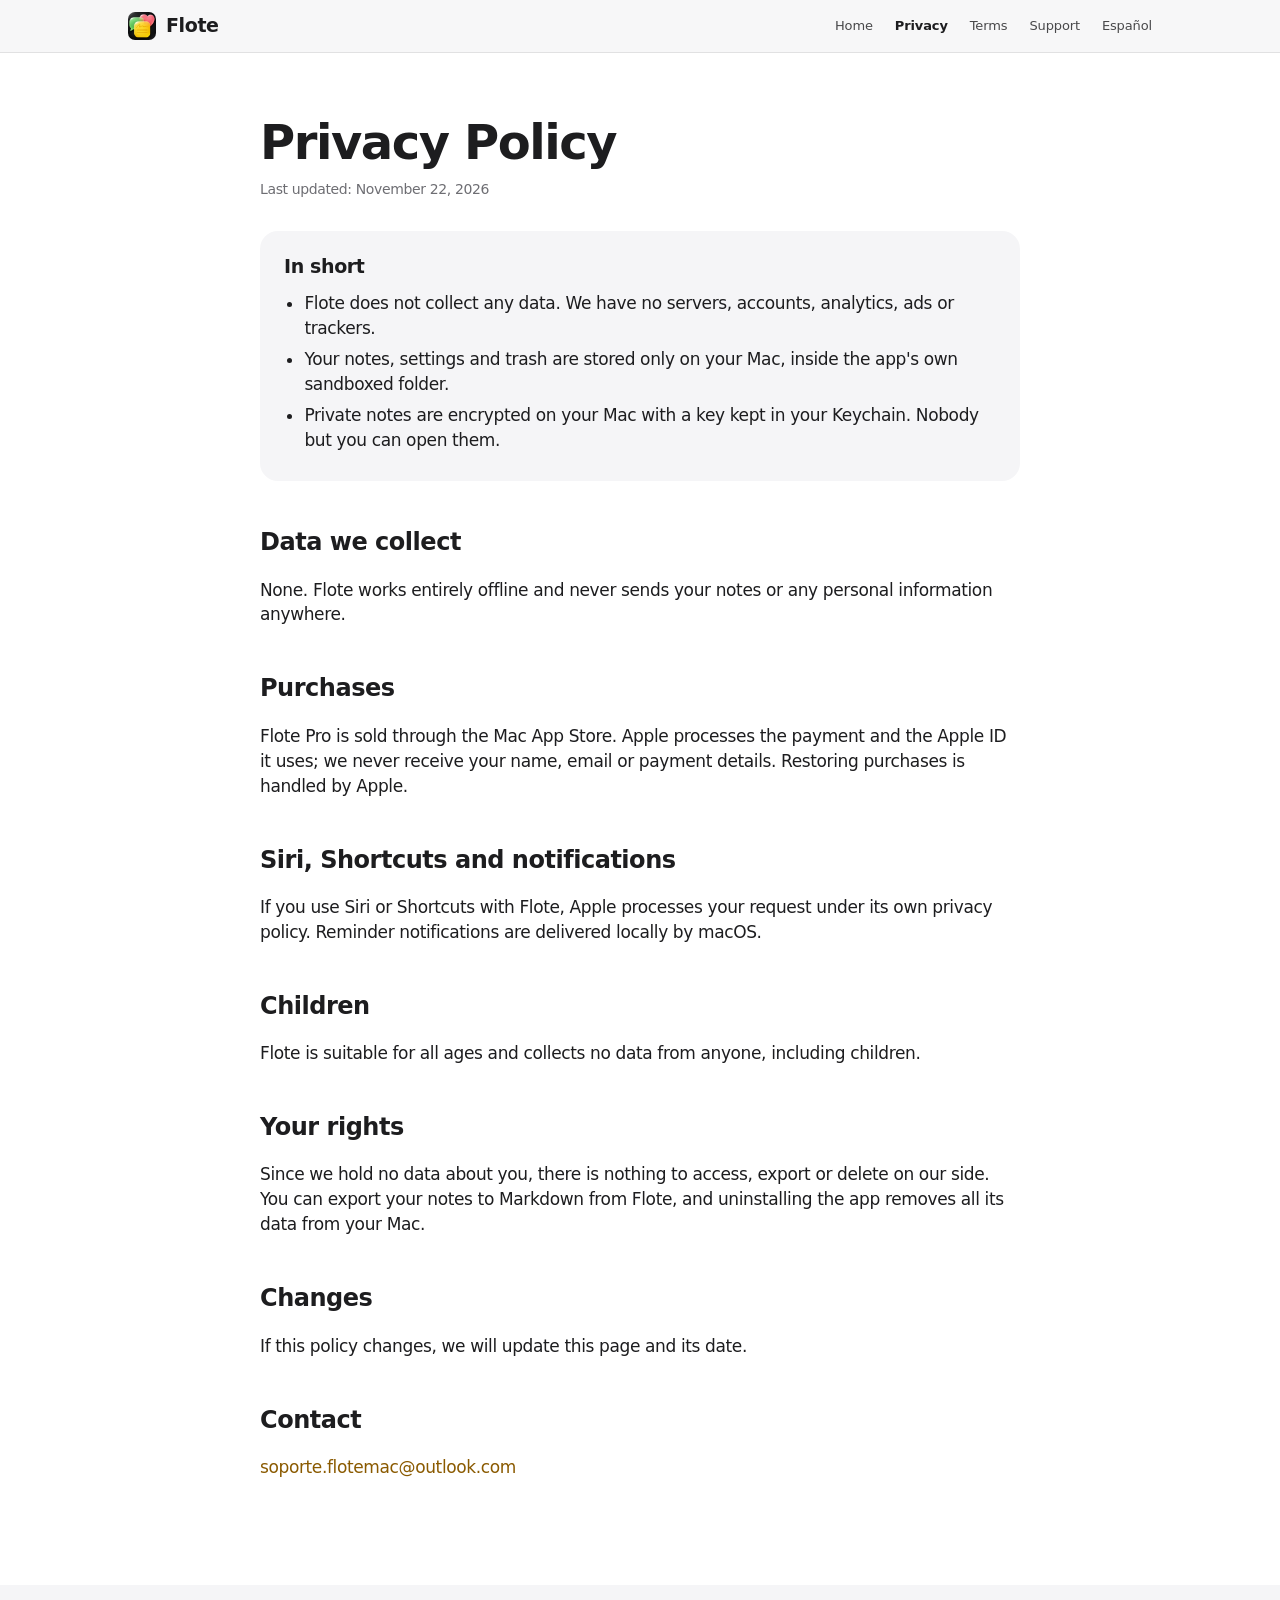
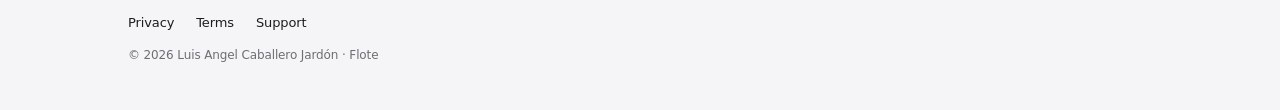
<file: privacy.html>
<!DOCTYPE html>
<html lang="en">
<head>
  <meta charset="utf-8">
  <meta name="viewport" content="width=device-width, initial-scale=1, viewport-fit=cover">
  <meta name="color-scheme" content="light dark">
  <title>Privacy Policy · Flote</title>
  <meta name="description" content="Sticky notes that float on top of every app.">
  <link rel="canonical" href="https://llcaballeroll.github.io/Flote_web/privacy.html">
  <link rel="alternate" hreflang="en" href="https://llcaballeroll.github.io/Flote_web/privacy.html">
  <link rel="alternate" hreflang="es" href="https://llcaballeroll.github.io/Flote_web/es/privacy.html">
  <link rel="icon" type="image/png" sizes="32x32" href="assets/img/icon-32.png">
  <link rel="apple-touch-icon" href="assets/img/icon-180.png">
  <link rel="stylesheet" href="css/styles.css">
</head>
<body>
  <a class="skip-link" href="#main">Skip to content</a>
  <header class="nav"><nav class="wrap nav-inner" aria-label="Main">
    <a class="brand" href="index.html"><img src="assets/img/icon-180.png" alt="" width="28" height="28">Flote</a>
    <div class="nav-links"><a href="index.html">Home</a><a href="privacy.html" aria-current="page">Privacy</a><a href="terms.html">Terms</a><a href="support.html">Support</a><a href="es/privacy.html" hreflang="es" lang="es">Español</a></div>
  </nav></header>
  <main id="main" class="doc"><div class="wrap">
<h1>Privacy Policy</h1><p class="updated">Last updated: November 22, 2026</p><section class="summary"><h2>In short</h2><ul>
<li>Flote does not collect any data. We have no servers, accounts, analytics, ads or trackers.</li>
<li>Your notes, settings and trash are stored only on your Mac, inside the app's own sandboxed folder.</li>
<li>Private notes are encrypted on your Mac with a key kept in your Keychain. Nobody but you can open them.</li></ul></section>
<h2>Data we collect</h2><p>None. Flote works entirely offline and never sends your notes or any personal information anywhere.</p>
<h2>Purchases</h2><p>Flote Pro is sold through the Mac App Store. Apple processes the payment and the Apple ID it uses; we never receive your name, email or payment details. Restoring purchases is handled by Apple.</p>
<h2>Siri, Shortcuts and notifications</h2><p>If you use Siri or Shortcuts with Flote, Apple processes your request under its own privacy policy. Reminder notifications are delivered locally by macOS.</p>
<h2>Children</h2><p>Flote is suitable for all ages and collects no data from anyone, including children.</p>
<h2>Your rights</h2><p>Since we hold no data about you, there is nothing to access, export or delete on our side. You can export your notes to Markdown from Flote, and uninstalling the app removes all its data from your Mac.</p>
<h2>Changes</h2><p>If this policy changes, we will update this page and its date.</p>
<h2>Contact</h2><p><a href="mailto:soporte.flotemac@outlook.com">soporte.flotemac@outlook.com</a></p>
  </div></main>
  <footer class="footer"><div class="wrap">
    <div class="footer-links"><a href="privacy.html">Privacy</a><a href="terms.html">Terms</a><a href="support.html">Support</a></div>
    <p>© 2026 Luis Angel Caballero Jardón · Flote</p>
  </div></footer>
  <script src="js/site.js" defer></script>
</body>
</html>
</file>
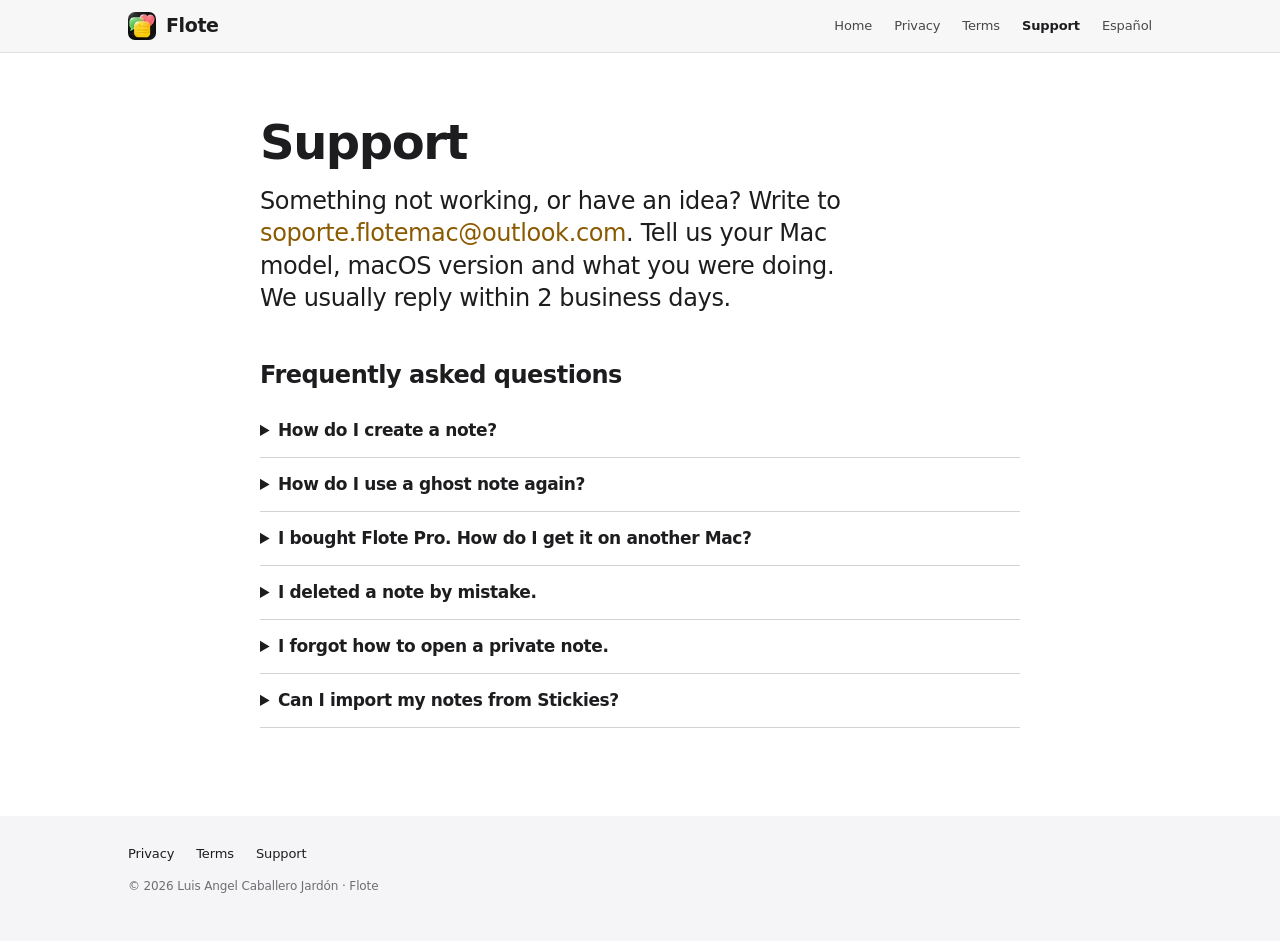
<file: support.html>
<!DOCTYPE html>
<html lang="en">
<head>
  <meta charset="utf-8">
  <meta name="viewport" content="width=device-width, initial-scale=1, viewport-fit=cover">
  <meta name="color-scheme" content="light dark">
  <title>Support · Flote</title>
  <meta name="description" content="Sticky notes that float on top of every app.">
  <link rel="canonical" href="https://llcaballeroll.github.io/Flote_web/support.html">
  <link rel="alternate" hreflang="en" href="https://llcaballeroll.github.io/Flote_web/support.html">
  <link rel="alternate" hreflang="es" href="https://llcaballeroll.github.io/Flote_web/es/support.html">
  <link rel="icon" type="image/png" sizes="32x32" href="assets/img/icon-32.png">
  <link rel="apple-touch-icon" href="assets/img/icon-180.png">
  <link rel="stylesheet" href="css/styles.css">
</head>
<body>
  <a class="skip-link" href="#main">Skip to content</a>
  <header class="nav"><nav class="wrap nav-inner" aria-label="Main">
    <a class="brand" href="index.html"><img src="assets/img/icon-180.png" alt="" width="28" height="28">Flote</a>
    <div class="nav-links"><a href="index.html">Home</a><a href="privacy.html">Privacy</a><a href="terms.html">Terms</a><a href="support.html" aria-current="page">Support</a><a href="es/support.html" hreflang="es" lang="es">Español</a></div>
  </nav></header>
  <main id="main" class="doc"><div class="wrap">
<h1>Support</h1><p class="lead" style="margin-left:0">Something not working, or have an idea? Write to <a href="mailto:soporte.flotemac@outlook.com?subject=Flote">soporte.flotemac@outlook.com</a>. Tell us your Mac model, macOS version and what you were doing. We usually reply within 2 business days.</p><h2>Frequently asked questions</h2><details><summary>How do I create a note?</summary><p>Press Control-Option-N from any app, click the Flote icon in the menu bar, or ask Siri "Create a note in Flote". Control-Option-V creates a note with whatever you copied.</p></details><details><summary>How do I use a ghost note again?</summary><p>Hold Option-Command: ghost notes wake up while you hold the keys and stay active while the pointer is over them.</p></details><details><summary>I bought Flote Pro. How do I get it on another Mac?</summary><p>Open Flote Settings and click "Restore purchases", signed in with the same Apple ID.</p></details><details><summary>I deleted a note by mistake.</summary><p>Deleted notes stay 30 days in the trash. Open the Flote menu bar icon, go to Trash and click the note to restore it.</p></details><details><summary>I forgot how to open a private note.</summary><p>Private notes open with Touch ID or your Mac login password. If the Mac asks whether Flote can use its Keychain key, choose "Always Allow".</p></details><details><summary>Can I import my notes from Stickies?</summary><p>Yes. In the Flote menu bar icon choose "Import from Stickies" and select the Stickies folder that Flote suggests.</p></details>
  </div></main>
  <footer class="footer"><div class="wrap">
    <div class="footer-links"><a href="privacy.html">Privacy</a><a href="terms.html">Terms</a><a href="support.html">Support</a></div>
    <p>© 2026 Luis Angel Caballero Jardón · Flote</p>
  </div></footer>
  <script src="js/site.js" defer></script>
</body>
</html>
</file>
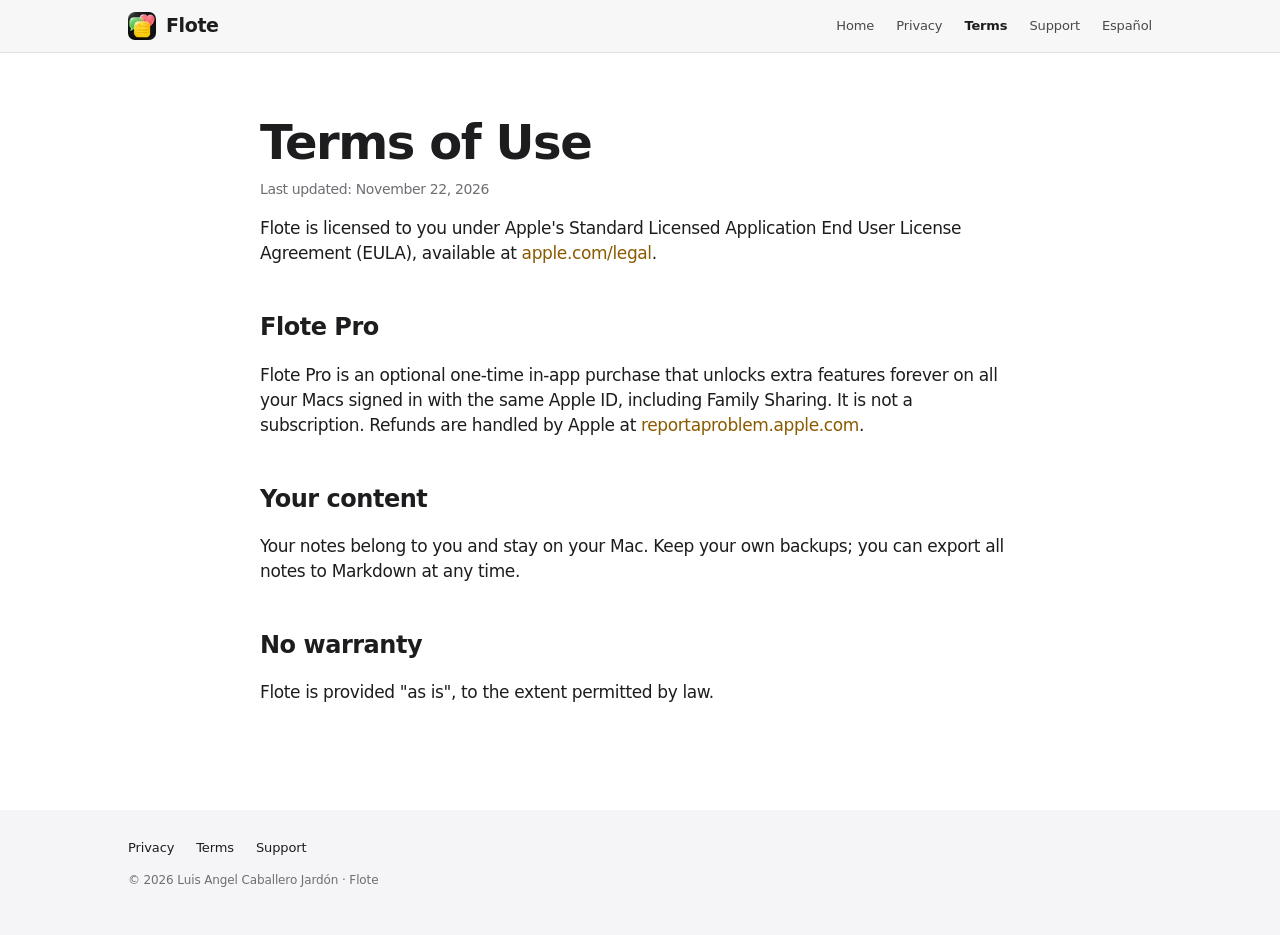
<file: terms.html>
<!DOCTYPE html>
<html lang="en">
<head>
  <meta charset="utf-8">
  <meta name="viewport" content="width=device-width, initial-scale=1, viewport-fit=cover">
  <meta name="color-scheme" content="light dark">
  <title>Terms of Use · Flote</title>
  <meta name="description" content="Sticky notes that float on top of every app.">
  <link rel="canonical" href="https://llcaballeroll.github.io/Flote_web/terms.html">
  <link rel="alternate" hreflang="en" href="https://llcaballeroll.github.io/Flote_web/terms.html">
  <link rel="alternate" hreflang="es" href="https://llcaballeroll.github.io/Flote_web/es/terms.html">
  <link rel="icon" type="image/png" sizes="32x32" href="assets/img/icon-32.png">
  <link rel="apple-touch-icon" href="assets/img/icon-180.png">
  <link rel="stylesheet" href="css/styles.css">
</head>
<body>
  <a class="skip-link" href="#main">Skip to content</a>
  <header class="nav"><nav class="wrap nav-inner" aria-label="Main">
    <a class="brand" href="index.html"><img src="assets/img/icon-180.png" alt="" width="28" height="28">Flote</a>
    <div class="nav-links"><a href="index.html">Home</a><a href="privacy.html">Privacy</a><a href="terms.html" aria-current="page">Terms</a><a href="support.html">Support</a><a href="es/terms.html" hreflang="es" lang="es">Español</a></div>
  </nav></header>
  <main id="main" class="doc"><div class="wrap">
<h1>Terms of Use</h1><p class="updated">Last updated: November 22, 2026</p><p>Flote is licensed to you under Apple's Standard Licensed Application End User License Agreement (EULA), available at <a href="https://www.apple.com/legal/internet-services/itunes/dev/stdeula/">apple.com/legal</a>.</p>
<h2>Flote Pro</h2><p>Flote Pro is an optional one-time in-app purchase that unlocks extra features forever on all your Macs signed in with the same Apple ID, including Family Sharing. It is not a subscription. Refunds are handled by Apple at <a href="https://reportaproblem.apple.com">reportaproblem.apple.com</a>.</p>
<h2>Your content</h2><p>Your notes belong to you and stay on your Mac. Keep your own backups; you can export all notes to Markdown at any time.</p>
<h2>No warranty</h2><p>Flote is provided "as is", to the extent permitted by law.</p>
  </div></main>
  <footer class="footer"><div class="wrap">
    <div class="footer-links"><a href="privacy.html">Privacy</a><a href="terms.html">Terms</a><a href="support.html">Support</a></div>
    <p>© 2026 Luis Angel Caballero Jardón · Flote</p>
  </div></footer>
  <script src="js/site.js" defer></script>
</body>
</html>
</file>
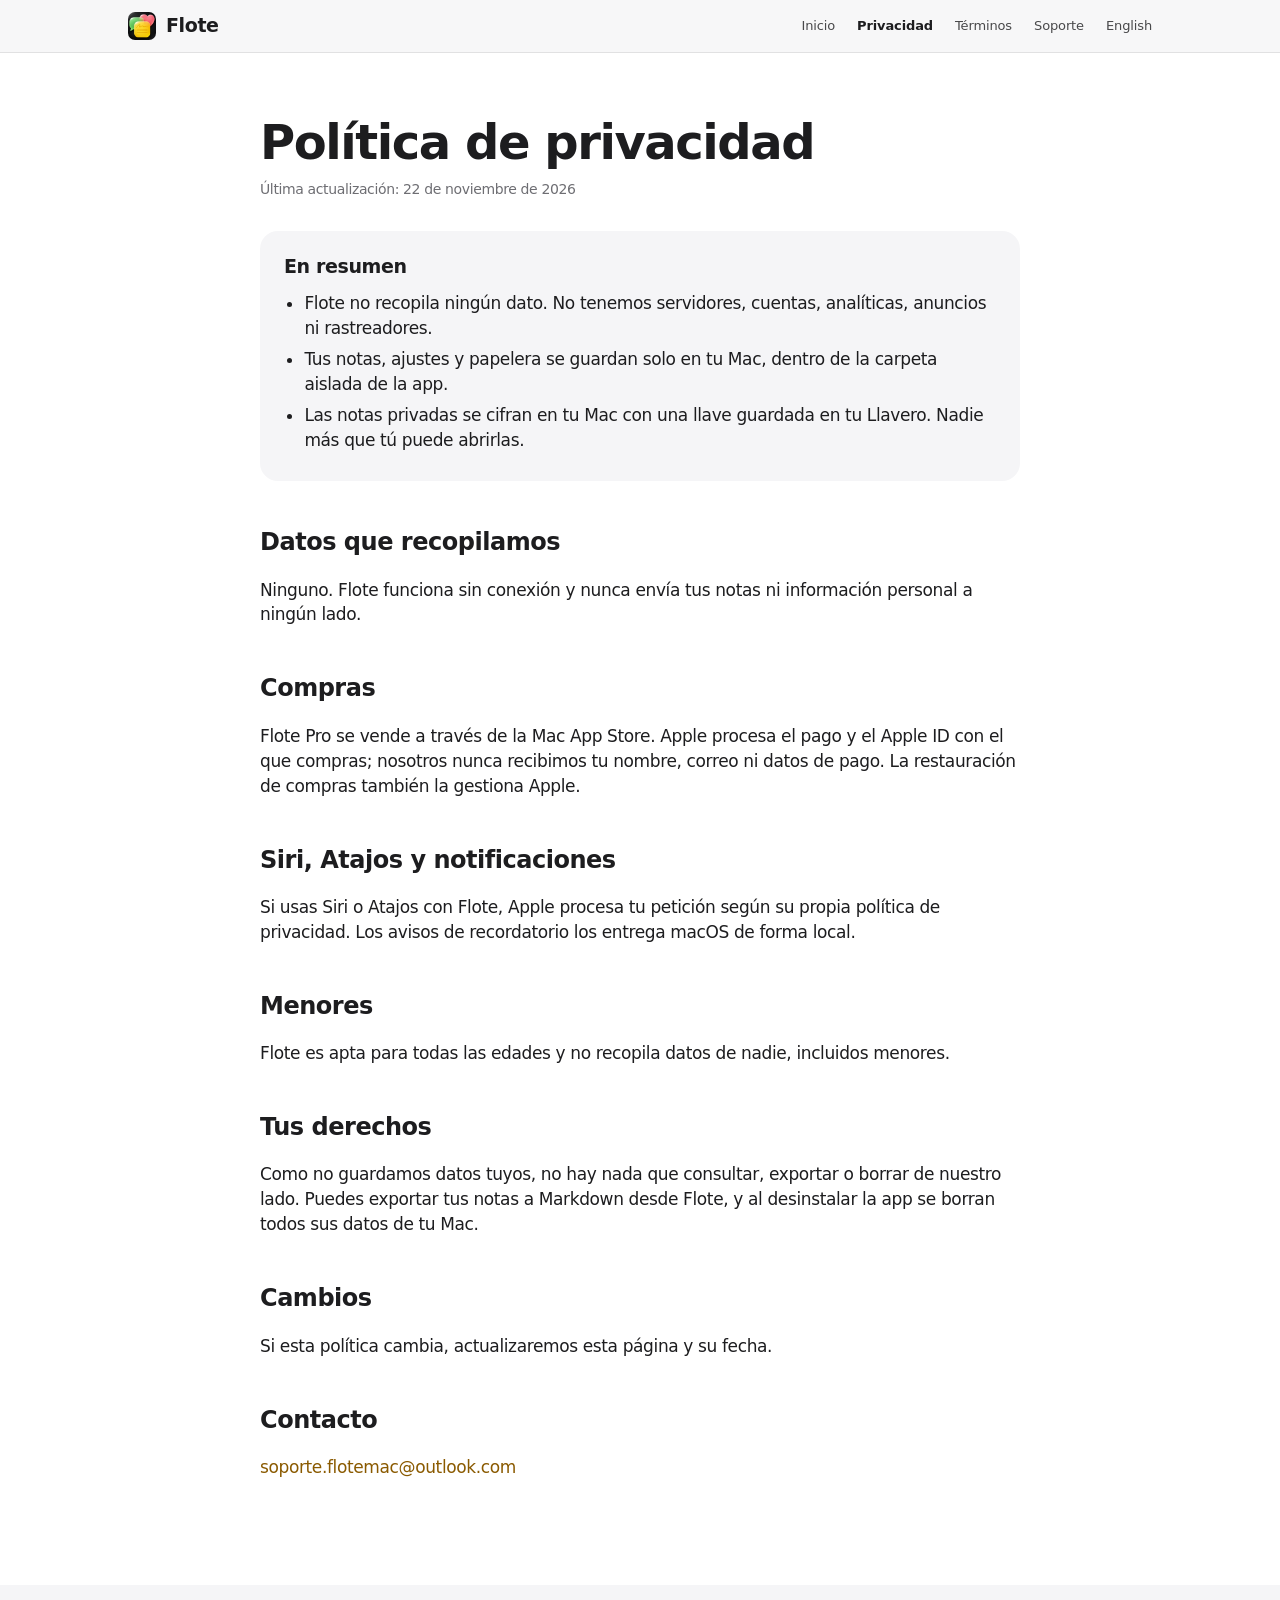
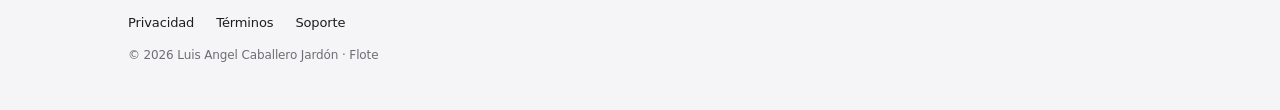
<file: es/privacy.html>
<!DOCTYPE html>
<html lang="es">
<head>
  <meta charset="utf-8">
  <meta name="viewport" content="width=device-width, initial-scale=1, viewport-fit=cover">
  <meta name="color-scheme" content="light dark">
  <title>Política de privacidad · Flote</title>
  <meta name="description" content="Notas adhesivas que flotan sobre todas tus apps.">
  <link rel="canonical" href="https://llcaballeroll.github.io/Flote_web/es/privacy.html">
  <link rel="alternate" hreflang="en" href="https://llcaballeroll.github.io/Flote_web/privacy.html">
  <link rel="alternate" hreflang="es" href="https://llcaballeroll.github.io/Flote_web/es/privacy.html">
  <link rel="icon" type="image/png" sizes="32x32" href="../assets/img/icon-32.png">
  <link rel="apple-touch-icon" href="../assets/img/icon-180.png">
  <link rel="stylesheet" href="../css/styles.css">
</head>
<body>
  <a class="skip-link" href="#main">Ir al contenido</a>
  <header class="nav"><nav class="wrap nav-inner" aria-label="Main">
    <a class="brand" href="index.html"><img src="../assets/img/icon-180.png" alt="" width="28" height="28">Flote</a>
    <div class="nav-links"><a href="index.html">Inicio</a><a href="privacy.html" aria-current="page">Privacidad</a><a href="terms.html">Términos</a><a href="support.html">Soporte</a><a href="../privacy.html" hreflang="en" lang="en">English</a></div>
  </nav></header>
  <main id="main" class="doc"><div class="wrap">
<h1>Política de privacidad</h1><p class="updated">Última actualización: 22 de noviembre de 2026</p><section class="summary"><h2>En resumen</h2><ul>
<li>Flote no recopila ningún dato. No tenemos servidores, cuentas, analíticas, anuncios ni rastreadores.</li>
<li>Tus notas, ajustes y papelera se guardan solo en tu Mac, dentro de la carpeta aislada de la app.</li>
<li>Las notas privadas se cifran en tu Mac con una llave guardada en tu Llavero. Nadie más que tú puede abrirlas.</li></ul></section>
<h2>Datos que recopilamos</h2><p>Ninguno. Flote funciona sin conexión y nunca envía tus notas ni información personal a ningún lado.</p>
<h2>Compras</h2><p>Flote Pro se vende a través de la Mac App Store. Apple procesa el pago y el Apple ID con el que compras; nosotros nunca recibimos tu nombre, correo ni datos de pago. La restauración de compras también la gestiona Apple.</p>
<h2>Siri, Atajos y notificaciones</h2><p>Si usas Siri o Atajos con Flote, Apple procesa tu petición según su propia política de privacidad. Los avisos de recordatorio los entrega macOS de forma local.</p>
<h2>Menores</h2><p>Flote es apta para todas las edades y no recopila datos de nadie, incluidos menores.</p>
<h2>Tus derechos</h2><p>Como no guardamos datos tuyos, no hay nada que consultar, exportar o borrar de nuestro lado. Puedes exportar tus notas a Markdown desde Flote, y al desinstalar la app se borran todos sus datos de tu Mac.</p>
<h2>Cambios</h2><p>Si esta política cambia, actualizaremos esta página y su fecha.</p>
<h2>Contacto</h2><p><a href="mailto:soporte.flotemac@outlook.com">soporte.flotemac@outlook.com</a></p>
  </div></main>
  <footer class="footer"><div class="wrap">
    <div class="footer-links"><a href="privacy.html">Privacidad</a><a href="terms.html">Términos</a><a href="support.html">Soporte</a></div>
    <p>© 2026 Luis Angel Caballero Jardón · Flote</p>
  </div></footer>
  <script src="../js/site.js" defer></script>
</body>
</html>
</file>
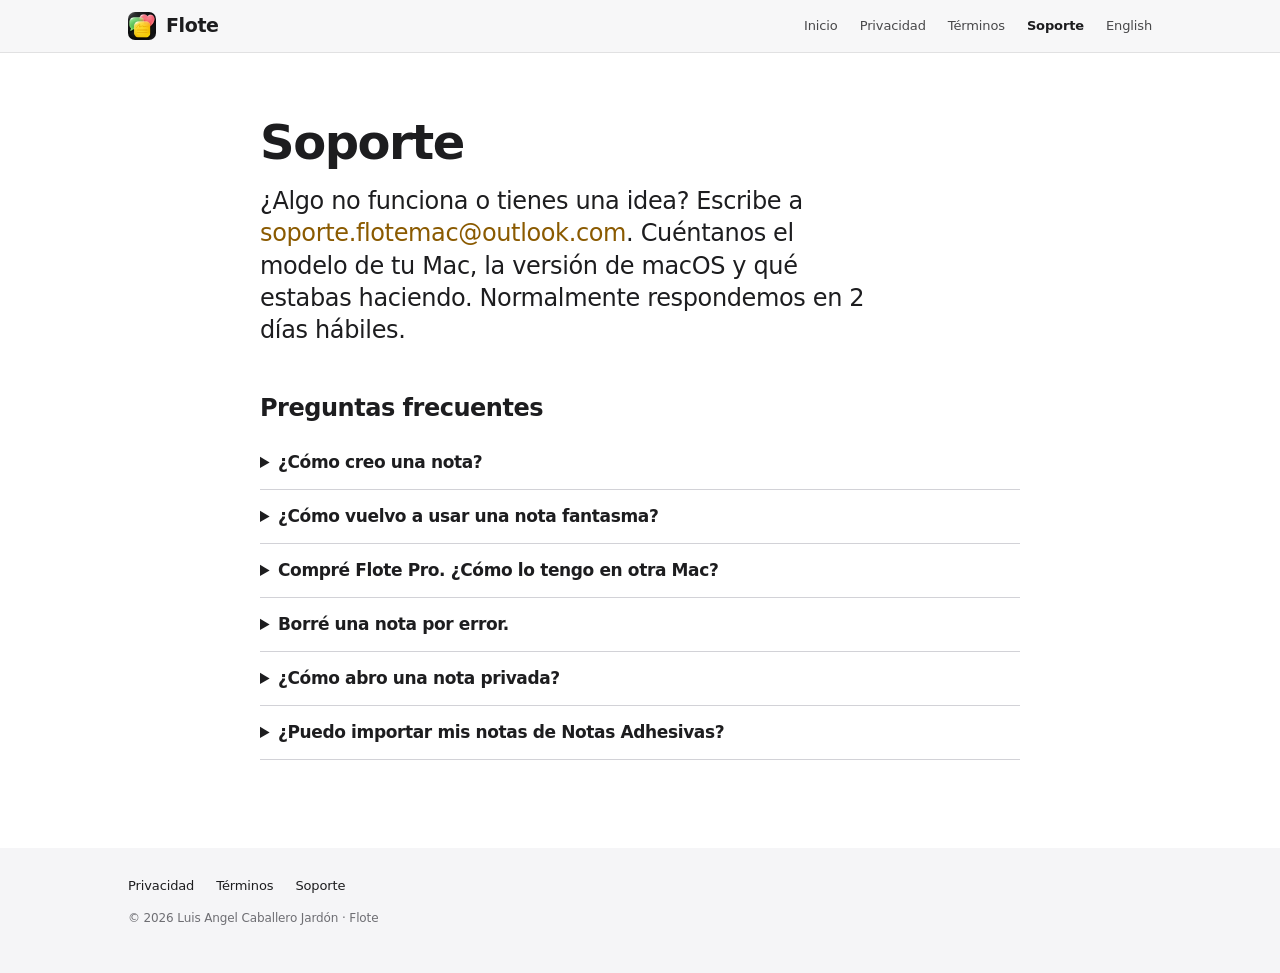
<file: es/support.html>
<!DOCTYPE html>
<html lang="es">
<head>
  <meta charset="utf-8">
  <meta name="viewport" content="width=device-width, initial-scale=1, viewport-fit=cover">
  <meta name="color-scheme" content="light dark">
  <title>Soporte · Flote</title>
  <meta name="description" content="Notas adhesivas que flotan sobre todas tus apps.">
  <link rel="canonical" href="https://llcaballeroll.github.io/Flote_web/es/support.html">
  <link rel="alternate" hreflang="en" href="https://llcaballeroll.github.io/Flote_web/support.html">
  <link rel="alternate" hreflang="es" href="https://llcaballeroll.github.io/Flote_web/es/support.html">
  <link rel="icon" type="image/png" sizes="32x32" href="../assets/img/icon-32.png">
  <link rel="apple-touch-icon" href="../assets/img/icon-180.png">
  <link rel="stylesheet" href="../css/styles.css">
</head>
<body>
  <a class="skip-link" href="#main">Ir al contenido</a>
  <header class="nav"><nav class="wrap nav-inner" aria-label="Main">
    <a class="brand" href="index.html"><img src="../assets/img/icon-180.png" alt="" width="28" height="28">Flote</a>
    <div class="nav-links"><a href="index.html">Inicio</a><a href="privacy.html">Privacidad</a><a href="terms.html">Términos</a><a href="support.html" aria-current="page">Soporte</a><a href="../support.html" hreflang="en" lang="en">English</a></div>
  </nav></header>
  <main id="main" class="doc"><div class="wrap">
<h1>Soporte</h1><p class="lead" style="margin-left:0">¿Algo no funciona o tienes una idea? Escribe a <a href="mailto:soporte.flotemac@outlook.com?subject=Flote">soporte.flotemac@outlook.com</a>. Cuéntanos el modelo de tu Mac, la versión de macOS y qué estabas haciendo. Normalmente respondemos en 2 días hábiles.</p><h2>Preguntas frecuentes</h2><details><summary>¿Cómo creo una nota?</summary><p>Pulsa Control-Opción-N desde cualquier app, haz clic en el ícono de Flote en la barra de menús o pídele a Siri "Crea una nota en Flote". Control-Opción-V crea una nota con lo que copiaste.</p></details><details><summary>¿Cómo vuelvo a usar una nota fantasma?</summary><p>Mantén Opción-Comando: las notas fantasma despiertan mientras mantienes las teclas y siguen activas mientras el puntero esté encima.</p></details><details><summary>Compré Flote Pro. ¿Cómo lo tengo en otra Mac?</summary><p>Abre los Ajustes de Flote y haz clic en "Restaurar compras", con el mismo Apple ID.</p></details><details><summary>Borré una nota por error.</summary><p>Las notas borradas se quedan 30 días en la papelera. Abre el ícono de Flote en la barra de menús, ve a Papelera y haz clic en la nota para recuperarla.</p></details><details><summary>¿Cómo abro una nota privada?</summary><p>Las notas privadas se abren con Touch ID o con la contraseña de tu Mac. Si la Mac pregunta si Flote puede usar su llave del Llavero, elige "Permitir siempre".</p></details><details><summary>¿Puedo importar mis notas de Notas Adhesivas?</summary><p>Sí. En el ícono de Flote de la barra de menús elige "Importar desde Notas Adhesivas" y selecciona la carpeta que te sugiere Flote.</p></details>
  </div></main>
  <footer class="footer"><div class="wrap">
    <div class="footer-links"><a href="privacy.html">Privacidad</a><a href="terms.html">Términos</a><a href="support.html">Soporte</a></div>
    <p>© 2026 Luis Angel Caballero Jardón · Flote</p>
  </div></footer>
  <script src="../js/site.js" defer></script>
</body>
</html>
</file>
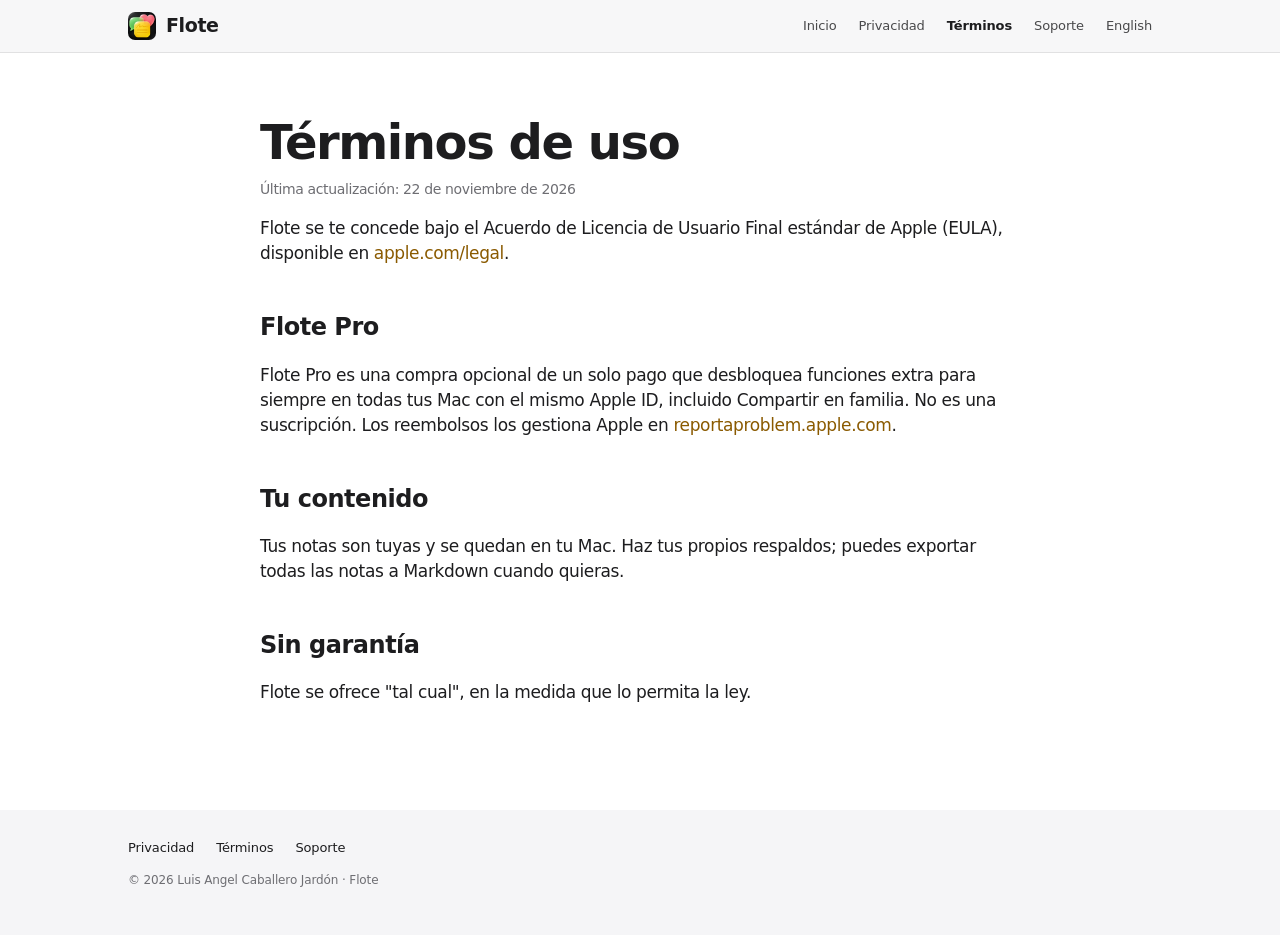
<file: es/terms.html>
<!DOCTYPE html>
<html lang="es">
<head>
  <meta charset="utf-8">
  <meta name="viewport" content="width=device-width, initial-scale=1, viewport-fit=cover">
  <meta name="color-scheme" content="light dark">
  <title>Términos de uso · Flote</title>
  <meta name="description" content="Notas adhesivas que flotan sobre todas tus apps.">
  <link rel="canonical" href="https://llcaballeroll.github.io/Flote_web/es/terms.html">
  <link rel="alternate" hreflang="en" href="https://llcaballeroll.github.io/Flote_web/terms.html">
  <link rel="alternate" hreflang="es" href="https://llcaballeroll.github.io/Flote_web/es/terms.html">
  <link rel="icon" type="image/png" sizes="32x32" href="../assets/img/icon-32.png">
  <link rel="apple-touch-icon" href="../assets/img/icon-180.png">
  <link rel="stylesheet" href="../css/styles.css">
</head>
<body>
  <a class="skip-link" href="#main">Ir al contenido</a>
  <header class="nav"><nav class="wrap nav-inner" aria-label="Main">
    <a class="brand" href="index.html"><img src="../assets/img/icon-180.png" alt="" width="28" height="28">Flote</a>
    <div class="nav-links"><a href="index.html">Inicio</a><a href="privacy.html">Privacidad</a><a href="terms.html" aria-current="page">Términos</a><a href="support.html">Soporte</a><a href="../terms.html" hreflang="en" lang="en">English</a></div>
  </nav></header>
  <main id="main" class="doc"><div class="wrap">
<h1>Términos de uso</h1><p class="updated">Última actualización: 22 de noviembre de 2026</p><p>Flote se te concede bajo el Acuerdo de Licencia de Usuario Final estándar de Apple (EULA), disponible en <a href="https://www.apple.com/legal/internet-services/itunes/dev/stdeula/">apple.com/legal</a>.</p>
<h2>Flote Pro</h2><p>Flote Pro es una compra opcional de un solo pago que desbloquea funciones extra para siempre en todas tus Mac con el mismo Apple ID, incluido Compartir en familia. No es una suscripción. Los reembolsos los gestiona Apple en <a href="https://reportaproblem.apple.com">reportaproblem.apple.com</a>.</p>
<h2>Tu contenido</h2><p>Tus notas son tuyas y se quedan en tu Mac. Haz tus propios respaldos; puedes exportar todas las notas a Markdown cuando quieras.</p>
<h2>Sin garantía</h2><p>Flote se ofrece "tal cual", en la medida que lo permita la ley.</p>
  </div></main>
  <footer class="footer"><div class="wrap">
    <div class="footer-links"><a href="privacy.html">Privacidad</a><a href="terms.html">Términos</a><a href="support.html">Soporte</a></div>
    <p>© 2026 Luis Angel Caballero Jardón · Flote</p>
  </div></footer>
  <script src="../js/site.js" defer></script>
</body>
</html>
</file>
<file: css/styles.css>
/* Speed Test — Versa · sitio web
   Chasis inspirado en apple.com: mosaicos a todo lo ancho que alternan claro y oscuro,
   tipografía del sistema (SF Pro en Apple) con tracking negativo en titulares,
   un solo color de acción (el turquesa de la app) y la app como "producto". */

:root {
  color-scheme: light dark;

  /* Tonos crudos */
  --white: #ffffff;
  --parchment: #f5f5f7;
  --ink: #1d1d1f;
  --ink-muted: #6e6e73;      /* 4.9:1 sobre blanco */
  --hairline: #d2d2d7;
  --black: #000000;
  --tile: #161617;
  --tile-2: #1d1d1f;
  --on-dark: #f5f5f7;
  --on-dark-muted: #a1a1a6;  /* 7.6:1 sobre negro */
  --teal-light: #00705f;     /* 6.0:1 sobre blanco, 5.5:1 sobre parchment */
  --teal-dark: #34e0c8;      /* 12:1 sobre negro */

  /* Superficies de la página (cambian con el tema del sistema) */
  --bg: var(--white);
  --bg-alt: var(--parchment);
  --text: var(--ink);
  --text-muted: var(--ink-muted);
  --accent: var(--teal-light);
  --line: var(--hairline);
  --nav-bg: rgb(245 245 247 / 0.8);

  @media (prefers-color-scheme: dark) {
    --bg: var(--black);
    --bg-alt: var(--tile);
    --text: var(--on-dark);
    --text-muted: var(--on-dark-muted);
    --accent: var(--teal-dark);
    --line: #424245;
    --nav-bg: rgb(22 22 23 / 0.8);
  }

  --font: system-ui, -apple-system, BlinkMacSystemFont, "SF Pro Text", "Segoe UI", Inter, Roboto, sans-serif;
  --radius-card: 18px;
  --wrap: 1024px;

  accent-color: var(--accent);
  scrollbar-color: color-mix(in srgb, var(--text) 40%, transparent) transparent;
}

*, *::before, *::after { box-sizing: border-box; }

html {
  -webkit-text-size-adjust: 100%;
  text-size-adjust: 100%;
}

body {
  margin: 0;
  font-family: var(--font);
  font-size: 17px;
  line-height: 1.47;
  letter-spacing: -0.022em;
  background: var(--bg);
  color: var(--text);
  -webkit-font-smoothing: antialiased;
}

img { max-width: 100%; height: auto; display: block; }
a { color: var(--accent); text-decoration: none; }
a:hover { text-decoration: underline; }
:focus-visible { outline: 2px solid var(--accent); outline-offset: 3px; border-radius: 6px; }

.skip-link {
  position: absolute; left: 12px; top: -60px; z-index: 100;
  background: var(--text); color: var(--bg); padding: 10px 16px; border-radius: 8px;
}
.skip-link:focus { top: 12px; }

.visually-hidden {
  position: absolute !important; width: 1px; height: 1px; overflow: hidden;
  clip-path: inset(50%); white-space: nowrap;
}

.wrap { width: min(100% - 32px, var(--wrap)); margin-inline: auto; }

/* ---------- Navegación: barra delgada con vidrio ---------- */
.nav {
  position: sticky; top: 0; z-index: 50;
  background: var(--nav-bg);
  backdrop-filter: saturate(180%) blur(20px);
  -webkit-backdrop-filter: saturate(180%) blur(20px);
  border-bottom: 1px solid color-mix(in srgb, var(--text) 10%, transparent);
}
.nav-inner { display: flex; align-items: center; gap: 20px; height: 52px; }
.brand { display: flex; align-items: center; gap: 10px; color: var(--text); font-weight: 600; font-size: 19px; letter-spacing: -0.02em; }
.brand:hover { text-decoration: none; }
.brand img { width: 28px; height: 28px; border-radius: 7px; }
.nav-links { display: flex; gap: 22px; margin-left: auto; font-size: 13px; letter-spacing: -0.01em; }
.nav-links a { color: var(--text); opacity: 0.8; }
.nav-links a:hover { opacity: 1; text-decoration: none; }
.nav-links a[aria-current="page"] { opacity: 1; font-weight: 600; }
.nav .btn { padding: 5px 14px; font-size: 13px; }
@media (max-width: 700px) {
  .nav-links { display: none; }
  .nav .btn { margin-left: auto; }
}

/* ---------- Botones: píldora de acción ---------- */
.btn {
  display: inline-flex; align-items: center; justify-content: center; gap: 8px;
  min-height: 44px; padding: 11px 22px; border-radius: 980px;
  background: var(--accent); color: var(--bg);
  font-size: 17px; font-weight: 400; letter-spacing: -0.01em;
  border: 1px solid var(--accent);
  transition: transform 0.15s ease, background-color 0.2s ease, color 0.2s ease;
  touch-action: manipulation;
}
.btn:hover { text-decoration: none; }
.btn:active { transform: scale(0.97); }
.btn.ghost { background: transparent; color: var(--accent); }
.btn.ghost:hover { background: var(--accent); color: var(--bg); }
.btn svg { width: 18px; height: 18px; flex: none; fill: currentColor; }
.btn[aria-disabled="true"] { opacity: 0.55; pointer-events: none; }
.nav .btn { min-height: 28px; }

.btn-row { display: flex; flex-wrap: wrap; gap: 12px; justify-content: center; margin-top: 28px; }
.soon { margin-top: 14px; font-size: 14px; color: var(--text-muted); }

/* ---------- Mosaicos ---------- */
.tile { padding: 88px 0 0; overflow: hidden; text-align: center; }
.tile.alt { background: var(--bg-alt); }
.tile.dark { background: var(--black); color: var(--on-dark); --text-muted: var(--on-dark-muted); --accent: var(--teal-dark); --bg: var(--black); color-scheme: dark; }
.tile.dark.tile-2 { background: var(--tile); --bg: var(--tile); }

.eyebrow { font-size: 17px; font-weight: 600; color: var(--accent); margin: 0 0 8px; letter-spacing: -0.01em; }
h1, h2, h3 { margin: 0; font-weight: 600; text-wrap: balance; }
.display { font-size: clamp(40px, 7vw, 80px); line-height: 1.05; letter-spacing: -0.035em; }
.headline { font-size: clamp(32px, 5vw, 56px); line-height: 1.07; letter-spacing: -0.03em; }
.lead { font-size: clamp(19px, 2.4vw, 24px); line-height: 1.35; color: var(--text-muted); margin: 16px auto 0; max-width: 40ch; text-wrap: pretty; letter-spacing: -0.015em; }

/* La app es el "producto": captura con esquinas de pantalla y la única sombra del sistema */
.screen {
  border-radius: clamp(22px, 4.2vw, 46px);
  box-shadow: rgb(0 0 0 / 0.22) 3px 5px 30px 0;
  border: 1px solid color-mix(in srgb, var(--text) 12%, transparent);
}
.tile.dark .screen { box-shadow: 0 0 0 1px rgb(255 255 255 / 0.08), 0 30px 80px rgb(52 224 200 / 0.12); }

.stage { margin: 56px auto 0; display: flex; justify-content: center; align-items: flex-end; gap: clamp(12px, 3vw, 36px); }
.stage .screen { width: min(36vw, 330px); }
.stage .screen.side { width: min(28vw, 270px); margin-bottom: 40px; }
.stage.crop { max-height: 620px; overflow: hidden; align-items: flex-start; mask-image: linear-gradient(#000 82%, transparent); -webkit-mask-image: linear-gradient(#000 82%, transparent); }
@media (max-width: 640px) {
  .stage .screen.side { display: none; }
  .stage .screen { width: min(78vw, 330px); }
}

/* Lista de usos con íconos */
.uses { list-style: none; padding: 0; margin: 40px auto 0; display: grid; grid-template-columns: repeat(auto-fit, minmax(150px, 1fr)); gap: 12px; max-width: 900px; }
.uses li { background: var(--bg); border-radius: var(--radius-card); padding: 20px 16px; text-align: left; }
.tile:not(.alt) .uses li { background: var(--bg-alt); }
.uses strong { display: block; font-size: 17px; }
.uses span { font-size: 14px; color: var(--text-muted); line-height: 1.4; display: block; margin-top: 4px; }
.uses .ico { font-size: 0; width: 28px; height: 28px; margin-bottom: 10px; color: var(--accent); }
.uses .ico svg { width: 28px; height: 28px; fill: none; stroke: currentColor; stroke-width: 1.8; stroke-linecap: round; stroke-linejoin: round; }

/* Pasos de comparar */
.steps { counter-reset: s; list-style: none; padding: 0; margin: 36px auto 0; display: grid; grid-template-columns: repeat(auto-fit, minmax(220px, 1fr)); gap: 24px; max-width: 900px; text-align: left; }
.steps li { counter-increment: s; }
.steps li::before { content: counter(s); display: grid; place-items: center; width: 32px; height: 32px; border-radius: 50%; background: var(--accent); color: var(--bg); font-weight: 600; font-size: 15px; margin-bottom: 10px; }
.steps strong { display: block; }
.steps span { color: var(--text-muted); font-size: 15px; }

/* Cifras */
.facts { display: grid; grid-template-columns: repeat(auto-fit, minmax(160px, 1fr)); gap: 28px; max-width: 900px; margin: 44px auto 0; }
.facts b { display: block; font-size: clamp(36px, 5vw, 52px); font-weight: 600; letter-spacing: -0.03em; line-height: 1.1; color: var(--accent); }
.facts span { color: var(--text-muted); font-size: 15px; }

/* Galería deslizable (scroll nativo con imán) */
.gallery { margin-top: 48px; padding-bottom: 88px; }
.gallery-track {
  display: flex; gap: 20px; overflow-x: auto; padding: 8px max(16px, (100vw - var(--wrap)) / 2) 24px;
  scroll-snap-type: x mandatory; scroll-padding-inline: max(16px, (100vw - var(--wrap)) / 2);
  overscroll-behavior-x: contain; scrollbar-width: thin;
}
.gallery-track:focus-visible { outline-offset: -4px; }
.gallery-track figure { margin: 0; flex: 0 0 auto; width: min(62vw, 260px); scroll-snap-align: start; }
.gallery-track figcaption { font-size: 14px; color: var(--text-muted); margin-top: 12px; text-align: left; }
@media (prefers-reduced-motion: no-preference) { .gallery-track { scroll-behavior: smooth; } }

/* Plataformas */
.devices { display: grid; grid-template-columns: repeat(auto-fit, minmax(240px, 1fr)); gap: 20px; max-width: 980px; margin: 44px auto 0; padding-bottom: 88px; }
.device { background: var(--bg); border-radius: var(--radius-card); padding: 28px 24px 0; overflow: hidden; display: flex; flex-direction: column; text-align: left; }
.tile:not(.alt) .device { background: var(--bg-alt); }
.device h3 { font-size: 24px; letter-spacing: -0.02em; }
.device p { margin: 6px 0 20px; color: var(--text-muted); font-size: 15px; }
.device img { margin-top: auto; border-radius: 14px 14px 0 0; box-shadow: rgb(0 0 0 / 0.16) 0 4px 24px; }

.tile > .wrap > .pad-b { padding-bottom: 88px; }
.privacy-points { list-style: none; padding: 0; margin: 36px auto 0; max-width: 760px; display: grid; gap: 14px; text-align: left; }
.privacy-points li { padding: 18px 20px; border-radius: var(--radius-card); background: var(--bg-alt); }
.tile.alt .privacy-points li { background: var(--bg); }

/* Aparición suave: el estado final es el visible; solo se anima si el usuario lo permite */
@media (prefers-reduced-motion: no-preference) {
  .js .reveal { opacity: 0; translate: 0 24px; transition: opacity 0.7s ease, translate 0.7s cubic-bezier(.2,.7,.2,1); }
  .js .reveal.visible { opacity: 1; translate: 0 0; }
}

/* ---------- Páginas de texto (legal / soporte) ---------- */
.doc { padding: 64px 0 88px; }
.doc .wrap { max-width: 760px; }
.doc h1 { font-size: clamp(36px, 5vw, 48px); letter-spacing: -0.03em; line-height: 1.08; }
.doc .updated { color: var(--text-muted); font-size: 14px; margin-top: 10px; }
.doc h2 { font-size: 24px; letter-spacing: -0.02em; margin: 44px 0 10px; scroll-margin-top: 72px; }
.doc h3 { font-size: 19px; margin: 24px 0 6px; }
.doc p, .doc li { color: var(--text); }
.doc ul { padding-left: 1.2em; }
.doc li { margin: 6px 0; }
.summary { background: var(--bg-alt); border-radius: var(--radius-card); padding: 22px 24px; margin-top: 32px; }
.summary h2 { margin-top: 0; font-size: 19px; }
.summary ul { margin: 0; }
.toc { margin-top: 24px; font-size: 15px; columns: 2 220px; }
.toc ol { margin: 0; padding-left: 1.2em; }
.table-scroll { overflow-x: auto; margin: 16px 0; }
table { border-collapse: collapse; width: 100%; font-size: 15px; min-width: 560px; }
th, td { text-align: left; vertical-align: top; padding: 10px 12px; border-bottom: 1px solid var(--line); }
th { font-weight: 600; }
details { border-bottom: 1px solid var(--line); padding: 14px 0; }
summary { cursor: pointer; font-weight: 600; font-size: 17px; }
details p { margin: 10px 0 0; color: var(--text-muted); }

/* ---------- Pie ---------- */
.footer { background: var(--bg-alt); color: var(--text-muted); font-size: 12px; padding: 28px 0 40px; letter-spacing: -0.01em; }
.tile.alt + .footer { border-top: 1px solid var(--line); }
.footer-links { display: flex; flex-wrap: wrap; gap: 8px 22px; margin-bottom: 14px; }
.footer-links a { color: var(--text); font-size: 13px; }
.footer p { margin: 6px 0; line-height: 1.5; }

/* ===== Flote: acento amarillo del ícono (contraste AA) y capturas horizontales de Mac ===== */
:root { --teal-light: #8a5a00; --teal-dark: #ffd54a; }
.tile.dark .screen, .tile.dark .shot { box-shadow: 0 0 0 1px rgb(255 255 255 / 0.08), 0 30px 90px rgb(255 213 74 / 0.14); }
.shot { display: block; width: min(100%, 1000px); height: auto; margin: 0 auto; border-radius: 18px;
  box-shadow: 0 0 0 1px rgb(0 0 0 / 0.06), 0 24px 70px rgb(0 0 0 / 0.18); }
.stage.mac { display: block; padding: 0 16px 88px; margin-top: 52px; }
.stage.mac .shot { max-width: 1000px; }
.tile.hero { background:
  radial-gradient(70% 55% at 18% 0%, rgb(255 213 74 / 0.16), transparent 62%),
  radial-gradient(60% 50% at 88% 6%, rgb(255 107 143 / 0.14), transparent 60%),
  linear-gradient(160deg, #16163a 0%, #241a4a 48%, #0e0e22 100%); }
.hero-icon { width: 96px; height: 96px; margin: 0 auto 18px; display: block; border-radius: 22%; filter: drop-shadow(0 14px 30px rgb(0 0 0 / 0.5)); }
.split { display: grid; grid-template-columns: 1fr 1.25fr; gap: 48px; align-items: center; text-align: left; padding-bottom: 88px; }
.split.flip { grid-template-columns: 1.25fr 1fr; }
.split.flip .copy { order: 2; }
.split .lead { margin-left: 0; }
.split .shot { width: 100%; }
@media (max-width: 820px) { .split, .split.flip { grid-template-columns: 1fr; text-align: center; } .split.flip .copy { order: 0; } .split .lead { margin-inline: auto; } }
.checks { list-style: none; padding: 0; margin: 22px 0 0; display: grid; gap: 10px; }
.checks li { padding-left: 28px; position: relative; color: var(--text-muted); font-size: 16px; }
.checks li::before { content: ""; position: absolute; left: 0; top: 4px; width: 16px; height: 16px; border-radius: 50%;
  background: var(--accent) url("data:image/svg+xml,%3Csvg xmlns='http://www.w3.org/2000/svg' viewBox='0 0 16 16'%3E%3Cpath d='M4 8.5l2.5 2.5L12 5.5' fill='none' stroke='white' stroke-width='2' stroke-linecap='round' stroke-linejoin='round'/%3E%3C/svg%3E") center/12px no-repeat; }
.tile.dark .checks li::before { background-color: var(--accent); filter: none; }
@media (max-width: 820px) { .checks { text-align: left; max-width: 420px; margin-inline: auto; } }
.gallery-track figure.wide { width: min(84vw, 560px); }
.gallery-track figure.wide img { width: 100%; height: auto; border-radius: 14px; box-shadow: 0 10px 30px rgb(0 0 0 / 0.14); }
.plans { display: grid; grid-template-columns: repeat(auto-fit, minmax(260px, 1fr)); gap: 20px; max-width: 860px; margin: 44px auto 0; padding-bottom: 88px; text-align: left; }
.plan { background: var(--bg-alt); border-radius: var(--radius-card); padding: 28px 26px; }
.tile.alt .plan { background: var(--bg); }
.plan.pro { outline: 2px solid var(--accent); }
.plan h3 { font-size: 24px; letter-spacing: -0.02em; margin: 0; }
.plan .price { font-size: 40px; font-weight: 600; letter-spacing: -0.03em; margin: 8px 0 2px; }
.plan .note { color: var(--text-muted); font-size: 14px; margin: 0 0 14px; }
.plan .checks li { font-size: 15px; }
.kbd { display: inline-block; font: 600 0.9em var(--font); padding: 1px 7px; border-radius: 6px; border: 1px solid var(--line); background: var(--bg-alt); }

#features .uses { grid-template-columns: repeat(auto-fit, minmax(240px, 1fr)); max-width: 900px; }
@media (min-width: 821px) { #features .uses { grid-template-columns: repeat(3, 1fr); } }

/* Mientras la app está en revisión, los botones de la tienda se ven normales (no grises). */
.btn[aria-disabled="true"] { opacity: 1; cursor: default; }
.tile.dark.tile-2 { background: #121226; }
</file>
